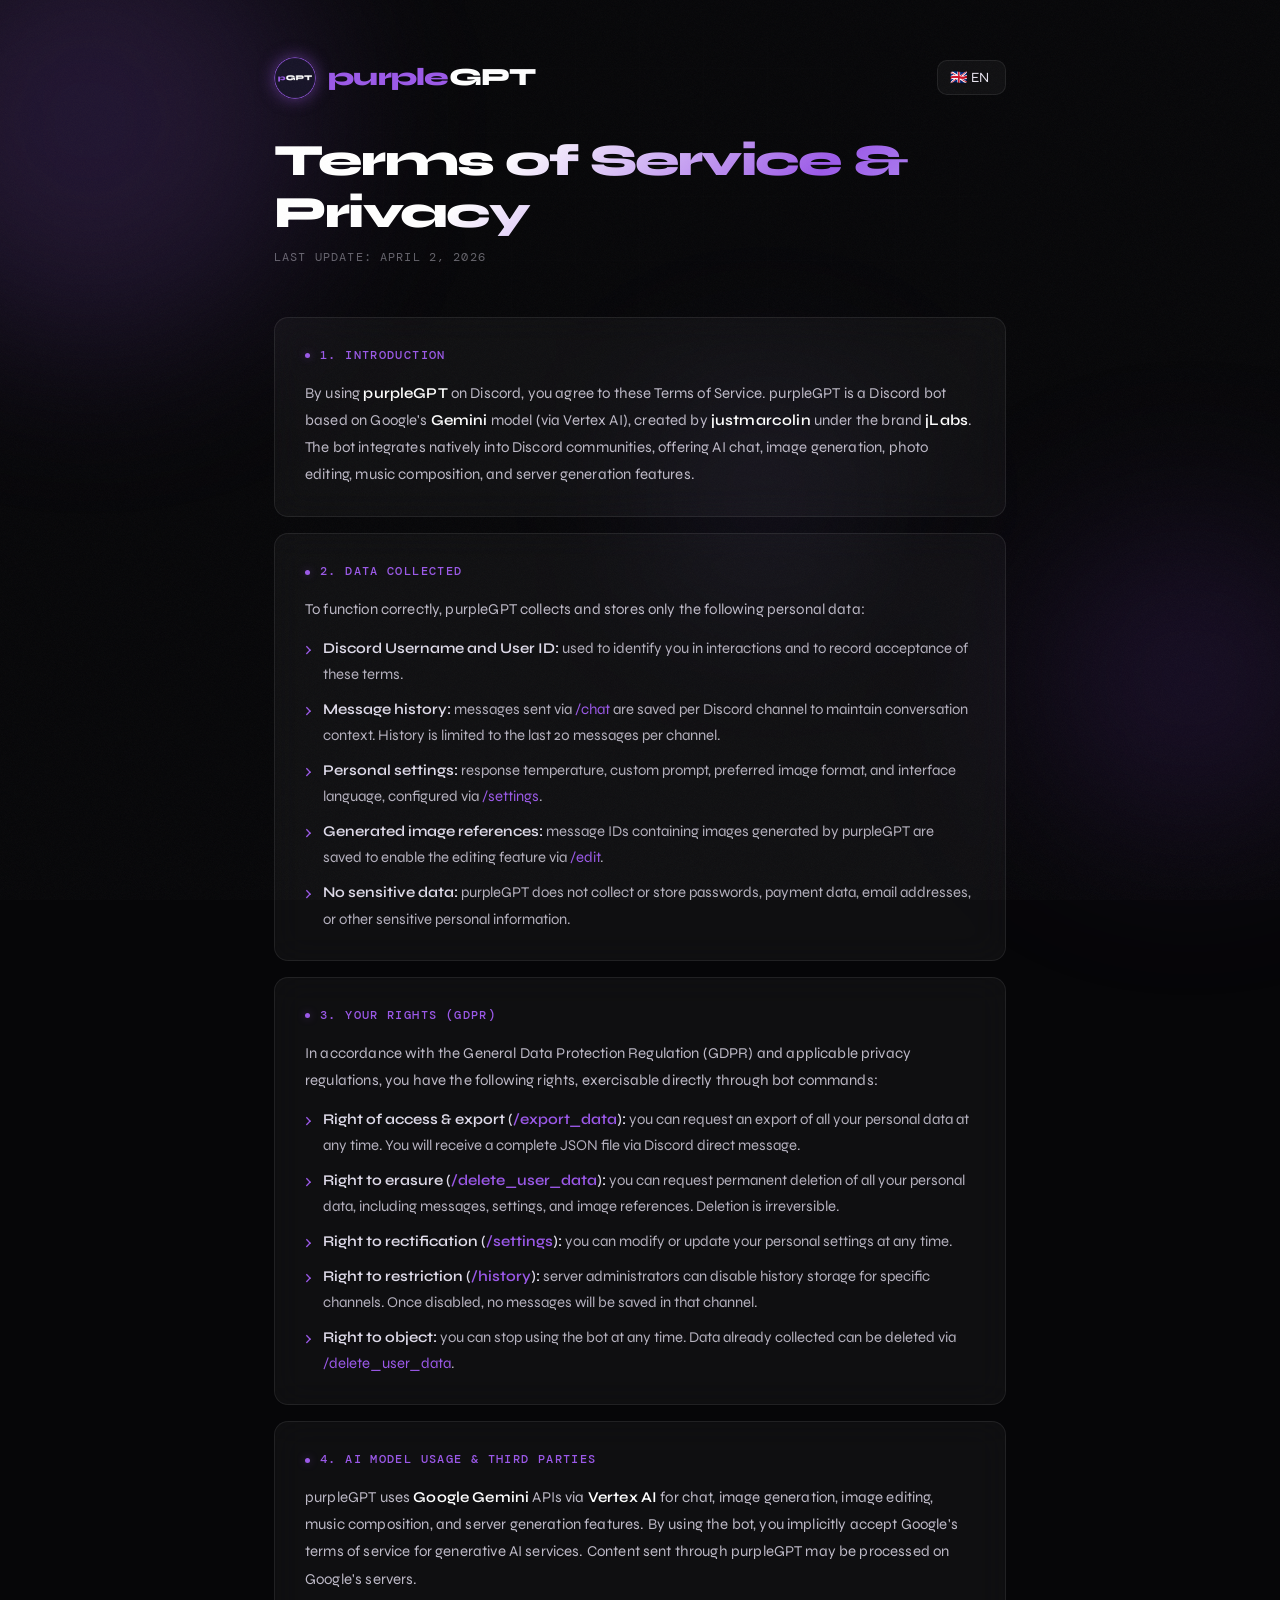
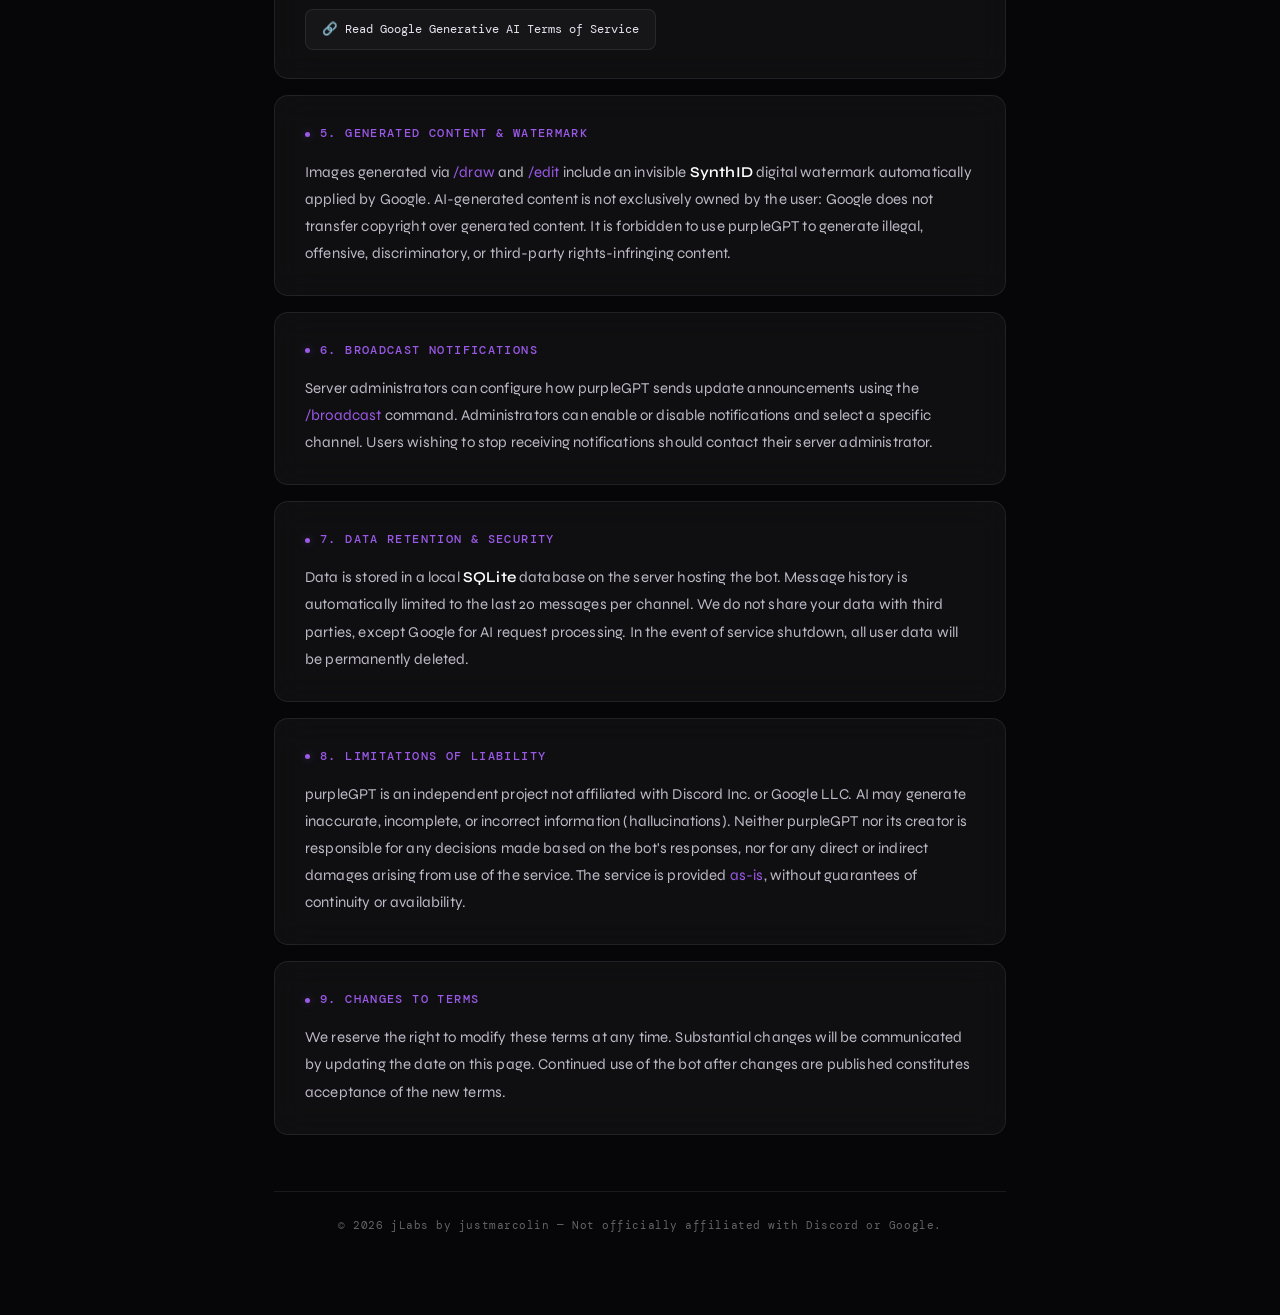
<file: purplegpt-tos/index.html>
<!DOCTYPE html>
<html lang="en">

<head>
    <meta charset="UTF-8">
    <meta name="viewport" content="width=device-width, initial-scale=1.0">

    <!-- Primary SEO -->
    <title>Terms of Service & Privacy — purpleGPT</title>
    <meta name="description"
        content="purpleGPT Terms of Service and Privacy Policy. Learn how we collect, use, and protect your data. Fully GDPR-compliant. Available in 6 languages.">
    <meta name="keywords" content="purpleGPT terms of service, purpleGPT privacy policy, Discord bot ToS, GDPR, jLabs">
    <meta name="author" content="justmarcolin — jLabs">
    <meta name="robots" content="index, follow">
    <meta name="theme-color" content="#9b59e8">

    <!-- Canonical URL -->
    <link rel="canonical" href="https://justmarcolin.github.io/purplegpt-tos">

    <!-- hreflang — 6 supported languages -->
    <link rel="alternate" hreflang="en" href="https://justmarcolin.github.io/purplegpt-tos">
    <link rel="alternate" hreflang="it" href="https://justmarcolin.github.io/purplegpt-tos">
    <link rel="alternate" hreflang="es" href="https://justmarcolin.github.io/purplegpt-tos">
    <link rel="alternate" hreflang="pt" href="https://justmarcolin.github.io/purplegpt-tos">
    <link rel="alternate" hreflang="fr" href="https://justmarcolin.github.io/purplegpt-tos">
    <link rel="alternate" hreflang="de" href="https://justmarcolin.github.io/purplegpt-tos">
    <link rel="alternate" hreflang="x-default" href="https://justmarcolin.github.io/purplegpt-tos">

    <!-- Open Graph -->
    <meta property="og:type" content="website">
    <meta property="og:url" content="https://justmarcolin.github.io/purplegpt-tos">
    <meta property="og:site_name" content="purpleGPT">
    <meta property="og:title" content="Terms of Service & Privacy — purpleGPT">
    <meta property="og:description"
        content="purpleGPT Terms of Service and Privacy Policy. GDPR-compliant. Available in 6 languages.">
    <meta property="og:image" content="https://justmarcolin.github.io/purplegpt/og-image.png">
    <meta property="og:locale" content="en_US">

    <!-- Twitter Card -->
    <meta name="twitter:card" content="summary">
    <meta name="twitter:site" content="@jlabs_team">
    <meta name="twitter:title" content="Terms of Service & Privacy — purpleGPT">
    <meta name="twitter:description"
        content="purpleGPT ToS and Privacy Policy. GDPR-compliant, available in 6 languages.">

    <!-- JSON-LD Structured Data -->
    <script type="application/ld+json">
    {
      "@context": "https://schema.org",
      "@type": "WebPage",
      "name": "Terms of Service & Privacy — purpleGPT",
      "description": "Terms of Service and Privacy Policy for purpleGPT, the AI-powered Discord bot by jLabs.",
      "url": "https://justmarcolin.github.io/purplegpt-tos",
      "dateModified": "2026-04-02",
      "inLanguage": ["en","it","es","pt","fr","de"],
      "isPartOf": {
        "@type": "WebSite",
        "name": "purpleGPT",
        "url": "https://justmarcolin.github.io/purplegpt"
      },
      "publisher": {
        "@type": "Organization",
        "name": "jLabs",
        "url": "https://justmarcolin.github.io/purplegpt"
      }
    }
    </script>

    <link rel="stylesheet" href="style.css">
    <link rel="preconnect" href="https://fonts.googleapis.com">
    <link rel="preconnect" href="https://fonts.gstatic.com" crossorigin>
    <link href="https://fonts.googleapis.com/css2?family=Syne:wght@700;800&family=DM+Mono:wght@400;500&display=swap"
        rel="stylesheet">
</head>

<body>

    <div class="orb orb1"></div>
    <div class="orb orb2"></div>
    <div class="orb orb3"></div>

    <div class="container">
        <header>
            <div class="header-top">
                <a class="logo" href="https://discord.com/oauth2/authorize?client_id=1475902576330281022"
                    aria-label="purpleGPT home">
                    <img class="logo-img" src="logoFINAL.png" alt="purpleGPT logo">
                    <span class="logo-wordmark"><span class="logo-purple">purple</span>GPT</span>
                </a>
                <div class="lang-selector">
                    <select id="langSelect" onchange="changeLanguage()" aria-label="Select language">
                        <option value="en">🇬🇧 EN</option>
                        <option value="it">🇮🇹 IT</option>
                        <option value="es">🇪🇸 ES</option>
                        <option value="pt">🇧🇷 PT</option>
                        <option value="fr">🇫🇷 FR</option>
                        <option value="de">🇩🇪 DE</option>
                    </select>
                </div>
            </div>
            <h1 id="mainTitle">Terms of Service &amp; Privacy</h1>
            <p id="lastUpdate">Last update: April 2, 2026</p>
        </header>

        <main id="content"></main>

        <footer>
            <p id="footerNote">&copy; 2026 jLabs by justmarcolin &mdash; Not officially affiliated with Discord or
                Google.</p>
        </footer>
    </div>

    <script>
        const translations = {

            en: {
                title: "Terms of Service & Privacy",
                update: "Last update: April 2, 2026",
                footer: "&copy; 2026 jLabs by justmarcolin &mdash; Not officially affiliated with Discord or Google.",
                sections: [
                    {
                        h2: "1. Introduction",
                        p: "By using <strong>purpleGPT</strong> on Discord, you agree to these Terms of Service. purpleGPT is a Discord bot based on Google's <strong>Gemini</strong> model (via Vertex AI), created by <strong>justmarcolin</strong> under the brand <strong>jLabs</strong>. The bot integrates natively into Discord communities, offering AI chat, image generation, photo editing, music composition, and server generation features."
                    },
                    {
                        h2: "2. Data Collected",
                        p: "To function correctly, purpleGPT collects and stores only the following personal data:",
                        list: [
                            "<strong>Discord Username and User ID:</strong> used to identify you in interactions and to record acceptance of these terms.",
                            "<strong>Message history:</strong> messages sent via <em>/chat</em> are saved per Discord channel to maintain conversation context. History is limited to the last 20 messages per channel.",
                            "<strong>Personal settings:</strong> response temperature, custom prompt, preferred image format, and interface language, configured via <em>/settings</em>.",
                            "<strong>Generated image references:</strong> message IDs containing images generated by purpleGPT are saved to enable the editing feature via <em>/edit</em>.",
                            "<strong>No sensitive data:</strong> purpleGPT does not collect or store passwords, payment data, email addresses, or other sensitive personal information."
                        ]
                    },
                    {
                        h2: "3. Your Rights (GDPR)",
                        p: "In accordance with the General Data Protection Regulation (GDPR) and applicable privacy regulations, you have the following rights, exercisable directly through bot commands:",
                        list: [
                            "<strong>Right of access & export (<em>/export_data</em>):</strong> you can request an export of all your personal data at any time. You will receive a complete JSON file via Discord direct message.",
                            "<strong>Right to erasure (<em>/delete_user_data</em>):</strong> you can request permanent deletion of all your personal data, including messages, settings, and image references. Deletion is irreversible.",
                            "<strong>Right to rectification (<em>/settings</em>):</strong> you can modify or update your personal settings at any time.",
                            "<strong>Right to restriction (<em>/history</em>):</strong> server administrators can disable history storage for specific channels. Once disabled, no messages will be saved in that channel.",
                            "<strong>Right to object:</strong> you can stop using the bot at any time. Data already collected can be deleted via <em>/delete_user_data</em>."
                        ]
                    },
                    {
                        h2: "4. AI Model Usage & Third Parties",
                        p: "purpleGPT uses <strong>Google Gemini</strong> APIs via <strong>Vertex AI</strong> for chat, image generation, image editing, music composition, and server generation features. By using the bot, you implicitly accept Google's terms of service for generative AI services. Content sent through purpleGPT may be processed on Google's servers.",
                        link: "Read Google Generative AI Terms of Service"
                    },
                    {
                        h2: "5. Generated Content & Watermark",
                        p: "Images generated via <em>/draw</em> and <em>/edit</em> include an invisible <strong>SynthID</strong> digital watermark automatically applied by Google. AI-generated content is not exclusively owned by the user: Google does not transfer copyright over generated content. It is forbidden to use purpleGPT to generate illegal, offensive, discriminatory, or third-party rights-infringing content."
                    },
                    {
                        h2: "6. Broadcast Notifications",
                        p: "Server administrators can configure how purpleGPT sends update announcements using the <em>/broadcast</em> command. Administrators can enable or disable notifications and select a specific channel. Users wishing to stop receiving notifications should contact their server administrator."
                    },
                    {
                        h2: "7. Data Retention & Security",
                        p: "Data is stored in a local <strong>SQLite</strong> database on the server hosting the bot. Message history is automatically limited to the last 20 messages per channel. We do not share your data with third parties, except Google for AI request processing. In the event of service shutdown, all user data will be permanently deleted."
                    },
                    {
                        h2: "8. Limitations of Liability",
                        p: "purpleGPT is an independent project not affiliated with Discord Inc. or Google LLC. AI may generate inaccurate, incomplete, or incorrect information (hallucinations). Neither purpleGPT nor its creator is responsible for any decisions made based on the bot's responses, nor for any direct or indirect damages arising from use of the service. The service is provided <em>as-is</em>, without guarantees of continuity or availability."
                    },
                    {
                        h2: "9. Changes to Terms",
                        p: "We reserve the right to modify these terms at any time. Substantial changes will be communicated by updating the date on this page. Continued use of the bot after changes are published constitutes acceptance of the new terms."
                    }
                ]
            },

            it: {
                title: "Termini di Servizio e Privacy",
                update: "Ultimo aggiornamento: 2 Aprile 2026",
                footer: "&copy; 2026 jLabs by justmarcolin &mdash; Non affiliato ufficialmente con Discord o Google.",
                sections: [
                    {
                        h2: "1. Introduzione",
                        p: "Utilizzando <strong>purpleGPT</strong> su Discord, accetti i presenti Termini di Servizio. purpleGPT è un bot Discord basato sul modello <strong>Gemini</strong> di Google (tramite Vertex AI), creato da <strong>justmarcolin</strong> sotto il brand <strong>jLabs</strong>. Il bot si integra nativamente nelle community Discord, offrendo funzionalità di chat AI, generazione di immagini, editing fotografico, composizione musicale e generazione di server."
                    },
                    {
                        h2: "2. Dati Raccolti",
                        p: "Per funzionare correttamente, purpleGPT raccoglie e conserva esclusivamente i seguenti dati personali:",
                        list: [
                            "<strong>Username e User ID Discord:</strong> utilizzati per identificarti nelle interazioni e per registrare l'accettazione dei presenti termini.",
                            "<strong>Cronologia dei messaggi:</strong> i messaggi inviati tramite <em>/chat</em> vengono salvati per canale Discord per permettere al bot di mantenere il contesto della conversazione. La cronologia è limitata agli ultimi 20 messaggi per canale.",
                            "<strong>Impostazioni personali:</strong> temperatura di risposta, prompt personalizzato, formato immagine preferito e lingua dell'interfaccia, configurati tramite <em>/settings</em>.",
                            "<strong>Riferimenti alle immagini generate:</strong> gli ID dei messaggi contenenti immagini generate da purpleGPT vengono salvati per permettere la funzione di editing tramite <em>/edit</em>.",
                            "<strong>Nessun dato sensibile:</strong> purpleGPT non raccoglie né conserva password, dati di pagamento, indirizzi email o altri dati personali sensibili."
                        ]
                    },
                    {
                        h2: "3. I Tuoi Diritti (GDPR)",
                        p: "In conformità con il Regolamento Generale sulla Protezione dei Dati (GDPR) e le normative vigenti in materia di privacy, hai i seguenti diritti esercitabili direttamente tramite i comandi del bot:",
                        list: [
                            "<strong>Diritto di accesso ed esportazione (<em>/export_data</em>):</strong> puoi richiedere in qualsiasi momento l'esportazione di tutti i tuoi dati personali. Riceverai un file JSON completo via messaggio privato Discord.",
                            "<strong>Diritto all'oblio (<em>/delete_user_data</em>):</strong> puoi richiedere la cancellazione permanente di tutti i tuoi dati personali, inclusi messaggi, impostazioni e riferimenti alle immagini generate. La cancellazione è irreversibile.",
                            "<strong>Diritto di rettifica (<em>/settings</em>):</strong> puoi modificare o aggiornare in qualsiasi momento le tue impostazioni personali.",
                            "<strong>Diritto alla limitazione del trattamento (<em>/history</em>):</strong> gli amministratori del server possono disabilitare la memorizzazione della cronologia per specifici canali. Una volta disabilitata, nessun messaggio verrà salvato in quel canale.",
                            "<strong>Diritto di opposizione:</strong> puoi interrompere l'utilizzo del bot in qualsiasi momento. I dati già raccolti possono essere eliminati tramite <em>/delete_user_data</em>."
                        ]
                    },
                    {
                        h2: "4. Utilizzo del Modello AI e Terze Parti",
                        p: "purpleGPT utilizza le API di <strong>Google Gemini</strong> tramite <strong>Vertex AI</strong> per le funzionalità di chat, generazione immagini, editing, composizione musicale e generazione server. Utilizzando il bot, accetti implicitamente anche i termini di servizio di Google per i servizi AI generativi. I contenuti inviati tramite purpleGPT potrebbero essere elaborati sui server di Google.",
                        link: "Leggi i Google Generative AI Terms of Service"
                    },
                    {
                        h2: "5. Contenuti Generati e Watermark",
                        p: "Le immagini generate tramite <em>/draw</em> e <em>/edit</em> includono un watermark digitale invisibile <strong>SynthID</strong> applicato automaticamente da Google. I contenuti generati dall'AI non sono di proprietà esclusiva dell'utente: Google non trasferisce diritti d'autore sui contenuti generati. È vietato utilizzare purpleGPT per generare contenuti illegali, offensivi, discriminatori o che violino i diritti di terzi."
                    },
                    {
                        h2: "6. Notifiche Broadcast",
                        p: "Gli amministratori del server possono configurare come purpleGPT invia annunci di aggiornamento tramite il comando <em>/broadcast</em>. Gli amministratori possono abilitare o disabilitare le notifiche e selezionare un canale specifico. Gli utenti che desiderano interrompere la ricezione delle notifiche devono contattare l'amministratore del proprio server."
                    },
                    {
                        h2: "7. Conservazione e Sicurezza dei Dati",
                        p: "I dati vengono conservati in un database <strong>SQLite</strong> locale sul server che ospita il bot. La cronologia dei messaggi è limitata automaticamente agli ultimi 20 messaggi per canale. Non condividiamo i tuoi dati con terze parti, ad eccezione di Google per l'elaborazione delle richieste AI. In caso di chiusura del servizio, tutti i dati degli utenti verranno eliminati permanentemente."
                    },
                    {
                        h2: "8. Limitazioni di Responsabilità",
                        p: "purpleGPT è un progetto indipendente non affiliato con Discord Inc. o Google LLC. L'intelligenza artificiale può generare informazioni imprecise, incomplete o errate (allucinazioni). Né purpleGPT né il suo creatore sono responsabili per eventuali decisioni prese sulla base delle risposte fornite dal bot, né per danni diretti o indiretti derivanti dall'utilizzo del servizio. Il servizio è fornito <em>as-is</em>, senza garanzie di continuità o disponibilità."
                    },
                    {
                        h2: "9. Modifiche ai Termini",
                        p: "Ci riserviamo il diritto di modificare i presenti termini in qualsiasi momento. Le modifiche sostanziali verranno comunicate tramite aggiornamento della data in questa pagina. L'utilizzo continuato del bot dopo la pubblicazione delle modifiche costituisce accettazione dei nuovi termini."
                    }
                ]
            },

            es: {
                title: "Términos de Servicio y Privacidad",
                update: "Última actualización: 2 de Abril de 2026",
                footer: "&copy; 2026 jLabs by justmarcolin &mdash; No afiliado oficialmente con Discord o Google.",
                sections: [
                    {
                        h2: "1. Introducción",
                        p: "Al usar <strong>purpleGPT</strong> en Discord, aceptas estos Términos de Servicio. purpleGPT es un bot de Discord basado en el modelo <strong>Gemini</strong> de Google (a través de Vertex AI), creado por <strong>justmarcolin</strong> bajo la marca <strong>jLabs</strong>. El bot se integra nativamente en comunidades de Discord, ofreciendo chat IA, generación de imágenes, edición fotográfica, composición musical y generación de servidores."
                    },
                    {
                        h2: "2. Datos Recopilados",
                        p: "Para funcionar correctamente, purpleGPT recopila y almacena únicamente los siguientes datos personales:",
                        list: [
                            "<strong>Nombre de usuario e ID de Discord:</strong> utilizados para identificarte en las interacciones y registrar la aceptación de estos términos.",
                            "<strong>Historial de mensajes:</strong> los mensajes enviados a través de <em>/chat</em> se guardan por canal de Discord para mantener el contexto. El historial está limitado a los últimos 20 mensajes por canal.",
                            "<strong>Configuración personal:</strong> temperatura de respuesta, prompt personalizado, formato de imagen preferido e idioma de la interfaz, configurados mediante <em>/settings</em>.",
                            "<strong>Referencias de imágenes generadas:</strong> los ID de mensajes con imágenes generadas por purpleGPT se guardan para habilitar la función de edición mediante <em>/edit</em>.",
                            "<strong>Sin datos sensibles:</strong> purpleGPT no recopila ni almacena contraseñas, datos de pago, correos electrónicos u otra información personal sensible."
                        ]
                    },
                    {
                        h2: "3. Tus Derechos (RGPD)",
                        p: "De acuerdo con el Reglamento General de Protección de Datos (RGPD) y las normativas de privacidad aplicables, tienes los siguientes derechos, ejercibles directamente a través de los comandos del bot:",
                        list: [
                            "<strong>Derecho de acceso y exportación (<em>/export_data</em>):</strong> puedes solicitar la exportación de todos tus datos personales en cualquier momento. Recibirás un archivo JSON completo por mensaje directo de Discord.",
                            "<strong>Derecho al olvido (<em>/delete_user_data</em>):</strong> puedes solicitar la eliminación permanente de todos tus datos personales, incluidos mensajes, configuraciones y referencias de imágenes. La eliminación es irreversible.",
                            "<strong>Derecho de rectificación (<em>/settings</em>):</strong> puedes modificar o actualizar tu configuración personal en cualquier momento.",
                            "<strong>Derecho de limitación (<em>/history</em>):</strong> los administradores del servidor pueden desactivar el almacenamiento del historial para canales específicos.",
                            "<strong>Derecho de oposición:</strong> puedes dejar de usar el bot en cualquier momento. Los datos recopilados pueden eliminarse mediante <em>/delete_user_data</em>."
                        ]
                    },
                    {
                        h2: "4. Uso del Modelo IA y Terceros",
                        p: "purpleGPT usa las APIs de <strong>Google Gemini</strong> a través de <strong>Vertex AI</strong> para chat, generación de imágenes, edición, composición musical y generación de servidores. Al usar el bot, aceptas implícitamente los términos de servicio de Google para servicios de IA generativa. El contenido enviado a través de purpleGPT puede ser procesado en los servidores de Google.",
                        link: "Leer los Términos de Servicio de Google Generative AI"
                    },
                    {
                        h2: "5. Contenido Generado y Marca de Agua",
                        p: "Las imágenes generadas con <em>/draw</em> y <em>/edit</em> incluyen una marca de agua digital invisible <strong>SynthID</strong> aplicada automáticamente por Google. El contenido generado por IA no es propiedad exclusiva del usuario. Está prohibido usar purpleGPT para generar contenido ilegal, ofensivo, discriminatorio o que infrinja derechos de terceros."
                    },
                    {
                        h2: "6. Notificaciones Broadcast",
                        p: "Los administradores del servidor pueden configurar cómo purpleGPT envía anuncios de actualización mediante el comando <em>/broadcast</em>. Los administradores pueden activar o desactivar las notificaciones y seleccionar un canal específico."
                    },
                    {
                        h2: "7. Retención y Seguridad de Datos",
                        p: "Los datos se almacenan en una base de datos <strong>SQLite</strong> local en el servidor que aloja el bot. El historial de mensajes se limita automáticamente a los últimos 20 por canal. No compartimos tus datos con terceros, excepto Google para el procesamiento de solicitudes IA. En caso de cierre del servicio, todos los datos de los usuarios serán eliminados permanentemente."
                    },
                    {
                        h2: "8. Limitaciones de Responsabilidad",
                        p: "purpleGPT es un proyecto independiente no afiliado con Discord Inc. o Google LLC. La IA puede generar información imprecisa o incorrecta. Ni purpleGPT ni su creador son responsables de decisiones tomadas en base a las respuestas del bot, ni de daños directos o indirectos derivados del uso del servicio. El servicio se proporciona <em>tal cual</em>, sin garantías de continuidad."
                    },
                    {
                        h2: "9. Cambios en los Términos",
                        p: "Nos reservamos el derecho de modificar estos términos en cualquier momento. Los cambios sustanciales se comunicarán actualizando la fecha en esta página. El uso continuado del bot tras la publicación de cambios constituye la aceptación de los nuevos términos."
                    }
                ]
            },

            pt: {
                title: "Termos de Serviço e Privacidade",
                update: "Última atualização: 2 de Abril de 2026",
                footer: "&copy; 2026 jLabs by justmarcolin &mdash; Não afiliado oficialmente com Discord ou Google.",
                sections: [
                    {
                        h2: "1. Introdução",
                        p: "Ao usar <strong>purpleGPT</strong> no Discord, aceitas estes Termos de Serviço. purpleGPT é um bot do Discord baseado no modelo <strong>Gemini</strong> da Google (via Vertex AI), criado por <strong>justmarcolin</strong> sob a marca <strong>jLabs</strong>. O bot integra-se nativamente em comunidades Discord, oferecendo chat IA, geração de imagens, edição de fotos, composição musical e geração de servidores."
                    },
                    {
                        h2: "2. Dados Recolhidos",
                        p: "Para funcionar corretamente, o purpleGPT recolhe e armazena apenas os seguintes dados pessoais:",
                        list: [
                            "<strong>Nome de utilizador e ID do Discord:</strong> utilizados para te identificar nas interações e registar a aceitação destes termos.",
                            "<strong>Histórico de mensagens:</strong> as mensagens enviadas via <em>/chat</em> são guardadas por canal do Discord para manter o contexto da conversa. O histórico está limitado às últimas 20 mensagens por canal.",
                            "<strong>Definições pessoais:</strong> temperatura de resposta, prompt personalizado, formato de imagem preferido e idioma da interface, configurados via <em>/settings</em>.",
                            "<strong>Referências de imagens geradas:</strong> os IDs de mensagens com imagens geradas pelo purpleGPT são guardados para ativar a função de edição via <em>/edit</em>.",
                            "<strong>Sem dados sensíveis:</strong> o purpleGPT não recolhe nem armazena passwords, dados de pagamento, endereços de email ou outras informações pessoais sensíveis."
                        ]
                    },
                    {
                        h2: "3. Os Teus Direitos (RGPD)",
                        p: "Em conformidade com o Regulamento Geral sobre a Proteção de Dados (RGPD) e as normativas de privacidade aplicáveis, tens os seguintes direitos, exercíveis diretamente através dos comandos do bot:",
                        list: [
                            "<strong>Direito de acesso e exportação (<em>/export_data</em>):</strong> podes solicitar a exportação de todos os teus dados pessoais a qualquer momento. Receberás um ficheiro JSON completo por mensagem direta do Discord.",
                            "<strong>Direito ao apagamento (<em>/delete_user_data</em>):</strong> podes solicitar a eliminação permanente de todos os teus dados pessoais. A eliminação é irreversível.",
                            "<strong>Direito de retificação (<em>/settings</em>):</strong> podes modificar ou atualizar as tuas definições pessoais a qualquer momento.",
                            "<strong>Direito de limitação (<em>/history</em>):</strong> os administradores do servidor podem desativar o armazenamento do histórico para canais específicos.",
                            "<strong>Direito de oposição:</strong> podes parar de usar o bot a qualquer momento. Os dados recolhidos podem ser eliminados via <em>/delete_user_data</em>."
                        ]
                    },
                    {
                        h2: "4. Uso do Modelo IA e Terceiros",
                        p: "O purpleGPT usa as APIs do <strong>Google Gemini</strong> via <strong>Vertex AI</strong> para chat, geração de imagens, edição, composição musical e geração de servidores. Ao usar o bot, aceitas implicitamente os termos de serviço da Google para serviços de IA generativa.",
                        link: "Ler os Termos de Serviço do Google Generative AI"
                    },
                    {
                        h2: "5. Conteúdo Gerado e Marca de Água",
                        p: "As imagens geradas via <em>/draw</em> e <em>/edit</em> incluem uma marca de água digital invisível <strong>SynthID</strong> aplicada automaticamente pela Google. O conteúdo gerado por IA não é propriedade exclusiva do utilizador. É proibido usar o purpleGPT para gerar conteúdo ilegal, ofensivo, discriminatório ou que viole direitos de terceiros."
                    },
                    {
                        h2: "6. Notificações Broadcast",
                        p: "Os administradores do servidor podem configurar como o purpleGPT envia anúncios de atualização usando o comando <em>/broadcast</em>. Os administradores podem ativar ou desativar as notificações e selecionar um canal específico."
                    },
                    {
                        h2: "7. Retenção e Segurança de Dados",
                        p: "Os dados são armazenados numa base de dados <strong>SQLite</strong> local no servidor que aloja o bot. O histórico de mensagens está automaticamente limitado às últimas 20 por canal. Não partilhamos os teus dados com terceiros, exceto a Google para o processamento de pedidos IA."
                    },
                    {
                        h2: "8. Limitações de Responsabilidade",
                        p: "O purpleGPT é um projeto independente não afiliado com Discord Inc. ou Google LLC. A IA pode gerar informações imprecisas ou incorretas. Nem o purpleGPT nem o seu criador são responsáveis por decisões tomadas com base nas respostas do bot. O serviço é fornecido <em>tal como está</em>, sem garantias de continuidade."
                    },
                    {
                        h2: "9. Alterações aos Termos",
                        p: "Reservamo-nos o direito de modificar estes termos a qualquer momento. As alterações substanciais serão comunicadas atualizando a data nesta página. O uso continuado do bot após a publicação de alterações constitui a aceitação dos novos termos."
                    }
                ]
            },

            fr: {
                title: "Conditions d'Utilisation et Confidentialité",
                update: "Dernière mise à jour : 2 Avril 2026",
                footer: "&copy; 2026 jLabs by justmarcolin &mdash; Non affilié officiellement à Discord ou Google.",
                sections: [
                    {
                        h2: "1. Introduction",
                        p: "En utilisant <strong>purpleGPT</strong> sur Discord, tu acceptes les présentes Conditions d'Utilisation. purpleGPT est un bot Discord basé sur le modèle <strong>Gemini</strong> de Google (via Vertex AI), créé par <strong>justmarcolin</strong> sous la marque <strong>jLabs</strong>. Le bot s'intègre nativement dans les communautés Discord, offrant chat IA, génération d'images, édition photo, composition musicale et génération de serveurs."
                    },
                    {
                        h2: "2. Données Collectées",
                        p: "Pour fonctionner correctement, purpleGPT collecte et conserve uniquement les données personnelles suivantes :",
                        list: [
                            "<strong>Nom d'utilisateur et ID Discord :</strong> utilisés pour t'identifier dans les interactions et enregistrer l'acceptation de ces conditions.",
                            "<strong>Historique des messages :</strong> les messages envoyés via <em>/chat</em> sont sauvegardés par canal Discord pour maintenir le contexte de conversation. L'historique est limité aux 20 derniers messages par canal.",
                            "<strong>Paramètres personnels :</strong> température de réponse, prompt personnalisé, format d'image préféré et langue de l'interface, configurés via <em>/settings</em>.",
                            "<strong>Références des images générées :</strong> les ID des messages contenant des images générées par purpleGPT sont sauvegardés pour activer la fonction d'édition via <em>/edit</em>.",
                            "<strong>Pas de données sensibles :</strong> purpleGPT ne collecte ni ne conserve de mots de passe, données de paiement, adresses email ou autres informations personnelles sensibles."
                        ]
                    },
                    {
                        h2: "3. Tes Droits (RGPD)",
                        p: "Conformément au Règlement Général sur la Protection des Données (RGPD) et aux réglementations de confidentialité applicables, tu disposes des droits suivants, exerçables directement via les commandes du bot :",
                        list: [
                            "<strong>Droit d'accès et d'exportation (<em>/export_data</em>) :</strong> tu peux demander l'exportation de toutes tes données personnelles à tout moment. Tu recevras un fichier JSON complet par message direct Discord.",
                            "<strong>Droit à l'effacement (<em>/delete_user_data</em>) :</strong> tu peux demander la suppression permanente de toutes tes données personnelles. La suppression est irréversible.",
                            "<strong>Droit de rectification (<em>/settings</em>) :</strong> tu peux modifier ou mettre à jour tes paramètres personnels à tout moment.",
                            "<strong>Droit à la limitation (<em>/history</em>) :</strong> les administrateurs du serveur peuvent désactiver la sauvegarde de l'historique pour des canaux spécifiques.",
                            "<strong>Droit d'opposition :</strong> tu peux arrêter d'utiliser le bot à tout moment. Les données déjà collectées peuvent être supprimées via <em>/delete_user_data</em>."
                        ]
                    },
                    {
                        h2: "4. Utilisation du Modèle IA et Tiers",
                        p: "purpleGPT utilise les API <strong>Google Gemini</strong> via <strong>Vertex AI</strong> pour le chat, la génération d'images, l'édition, la composition musicale et la génération de serveurs. En utilisant le bot, tu acceptes implicitement les conditions de service de Google pour les services d'IA générative.",
                        link: "Lire les Conditions d'Utilisation de Google Generative AI"
                    },
                    {
                        h2: "5. Contenu Généré et Filigrane",
                        p: "Les images générées via <em>/draw</em> et <em>/edit</em> incluent un filigrane numérique invisible <strong>SynthID</strong> appliqué automatiquement par Google. Le contenu généré par l'IA n'est pas la propriété exclusive de l'utilisateur. Il est interdit d'utiliser purpleGPT pour générer du contenu illégal, offensant, discriminatoire ou portant atteinte aux droits de tiers."
                    },
                    {
                        h2: "6. Notifications Broadcast",
                        p: "Les administrateurs du serveur peuvent configurer comment purpleGPT envoie des annonces de mise à jour en utilisant la commande <em>/broadcast</em>. Les administrateurs peuvent activer ou désactiver les notifications et sélectionner un canal spécifique."
                    },
                    {
                        h2: "7. Conservation et Sécurité des Données",
                        p: "Les données sont stockées dans une base de données <strong>SQLite</strong> locale sur le serveur hébergeant le bot. L'historique des messages est automatiquement limité aux 20 derniers par canal. Nous ne partageons pas tes données avec des tiers, sauf Google pour le traitement des requêtes IA."
                    },
                    {
                        h2: "8. Limitations de Responsabilité",
                        p: "purpleGPT est un projet indépendant non affilié à Discord Inc. ou Google LLC. L'IA peut générer des informations imprécises ou incorrectes. Ni purpleGPT ni son créateur ne sont responsables des décisions prises sur la base des réponses du bot. Le service est fourni <em>tel quel</em>, sans garanties de continuité."
                    },
                    {
                        h2: "9. Modifications des Conditions",
                        p: "Nous nous réservons le droit de modifier ces conditions à tout moment. Les modifications substantielles seront communiquées en mettant à jour la date sur cette page. L'utilisation continue du bot après publication des modifications vaut acceptation des nouvelles conditions."
                    }
                ]
            },

            de: {
                title: "Nutzungsbedingungen und Datenschutz",
                update: "Letzte Aktualisierung: 2. April 2026",
                footer: "&copy; 2026 jLabs by justmarcolin &mdash; Nicht offiziell mit Discord oder Google verbunden.",
                sections: [
                    {
                        h2: "1. Einführung",
                        p: "Durch die Nutzung von <strong>purpleGPT</strong> auf Discord stimmst du diesen Nutzungsbedingungen zu. purpleGPT ist ein Discord-Bot basierend auf Googles <strong>Gemini</strong>-Modell (über Vertex AI), erstellt von <strong>justmarcolin</strong> unter der Marke <strong>jLabs</strong>. Der Bot integriert sich nativ in Discord-Communities und bietet KI-Chat, Bildgenerierung, Fotobearbeitung, Musikkomposition und Servergenerierung."
                    },
                    {
                        h2: "2. Erhobene Daten",
                        p: "Um korrekt zu funktionieren, erhebt und speichert purpleGPT ausschließlich folgende personenbezogene Daten:",
                        list: [
                            "<strong>Discord-Benutzername und User-ID:</strong> zur Identifikation bei Interaktionen und zur Registrierung der Annahme dieser Bedingungen.",
                            "<strong>Nachrichtenverlauf:</strong> Nachrichten, die über <em>/chat</em> gesendet werden, werden pro Discord-Kanal gespeichert, um den Gesprächskontext beizubehalten. Der Verlauf ist auf die letzten 20 Nachrichten pro Kanal begrenzt.",
                            "<strong>Persönliche Einstellungen:</strong> Antworttemperatur, benutzerdefinierter Prompt, bevorzugtes Bildformat und Sprache der Benutzeroberfläche, konfiguriert über <em>/settings</em>.",
                            "<strong>Referenzen generierter Bilder:</strong> Nachrichten-IDs mit von purpleGPT generierten Bildern werden gespeichert, um die Bearbeitungsfunktion über <em>/edit</em> zu ermöglichen.",
                            "<strong>Keine sensiblen Daten:</strong> purpleGPT erhebt oder speichert keine Passwörter, Zahlungsdaten, E-Mail-Adressen oder andere sensible personenbezogene Informationen."
                        ]
                    },
                    {
                        h2: "3. Deine Rechte (DSGVO)",
                        p: "In Übereinstimmung mit der Datenschutz-Grundverordnung (DSGVO) und geltenden Datenschutzvorschriften hast du folgende Rechte, die direkt über Bot-Befehle ausgeübt werden können:",
                        list: [
                            "<strong>Recht auf Auskunft und Export (<em>/export_data</em>):</strong> du kannst jederzeit den Export aller deiner gespeicherten Daten anfordern. Du erhältst eine vollständige JSON-Datei per Discord-Direktnachricht.",
                            "<strong>Recht auf Löschung (<em>/delete_user_data</em>):</strong> du kannst die dauerhafte Löschung aller deiner Daten beantragen. Die Löschung ist unwiderruflich.",
                            "<strong>Recht auf Berichtigung (<em>/settings</em>):</strong> du kannst deine persönlichen Einstellungen jederzeit ändern oder aktualisieren.",
                            "<strong>Recht auf Einschränkung (<em>/history</em>):</strong> Server-Administratoren können die Verlaufsspeicherung für bestimmte Kanäle deaktivieren.",
                            "<strong>Widerspruchsrecht:</strong> du kannst die Nutzung des Bots jederzeit einstellen. Bereits erhobene Daten können über <em>/delete_user_data</em> gelöscht werden."
                        ]
                    },
                    {
                        h2: "4. KI-Modell-Nutzung und Drittanbieter",
                        p: "purpleGPT nutzt die <strong>Google Gemini</strong>-APIs über <strong>Vertex AI</strong> für Chat, Bildgenerierung, Bildbearbeitung, Musikkomposition und Servergenerierung. Durch die Nutzung des Bots akzeptierst du implizit Googles Nutzungsbedingungen für generative KI-Dienste.",
                        link: "Google Generative AI Nutzungsbedingungen lesen"
                    },
                    {
                        h2: "5. Generierte Inhalte und Wasserzeichen",
                        p: "Über <em>/draw</em> und <em>/edit</em> generierte Bilder enthalten ein unsichtbares digitales <strong>SynthID</strong>-Wasserzeichen, das automatisch von Google angebracht wird. KI-generierte Inhalte sind kein ausschließliches Eigentum des Nutzers. Es ist verboten, purpleGPT zur Erstellung illegaler, beleidigender, diskriminierender oder rechtsverletzender Inhalte zu verwenden."
                    },
                    {
                        h2: "6. Broadcast-Benachrichtigungen",
                        p: "Server-Administratoren können konfigurieren, wie purpleGPT Update-Ankündigungen sendet, indem sie den Befehl <em>/broadcast</em> verwenden. Administratoren können Benachrichtigungen aktivieren oder deaktivieren und einen bestimmten Kanal auswählen."
                    },
                    {
                        h2: "7. Datenspeicherung und -sicherheit",
                        p: "Daten werden in einer lokalen <strong>SQLite</strong>-Datenbank auf dem Server gespeichert, der den Bot hostet. Der Nachrichtenverlauf ist automatisch auf die letzten 20 pro Kanal begrenzt. Wir teilen deine Daten nicht mit Dritten, außer Google für die Verarbeitung von KI-Anfragen."
                    },
                    {
                        h2: "8. Haftungsbeschränkungen",
                        p: "purpleGPT ist ein unabhängiges Projekt, das nicht mit Discord Inc. oder Google LLC verbunden ist. KI kann ungenaue oder fehlerhafte Informationen generieren. Weder purpleGPT noch sein Ersteller sind verantwortlich für Entscheidungen, die auf Grundlage der Bot-Antworten getroffen werden. Der Dienst wird <em>wie besehen</em> ohne Kontinuitätsgarantien bereitgestellt."
                    },
                    {
                        h2: "9. Änderungen der Bedingungen",
                        p: "Wir behalten uns das Recht vor, diese Bedingungen jederzeit zu ändern. Wesentliche Änderungen werden durch Aktualisierung des Datums auf dieser Seite mitgeteilt. Die fortgesetzte Nutzung des Bots nach Veröffentlichung von Änderungen gilt als Annahme der neuen Bedingungen."
                    }
                ]
            }
        };

        function changeLanguage() {
            const lang = document.getElementById('langSelect').value;
            const data = translations[lang];

            document.documentElement.lang = lang;
            document.getElementById('mainTitle').innerText = data.title;
            document.getElementById('lastUpdate').innerText = data.update;
            document.getElementById('footerNote').innerHTML = data.footer;

            const content = document.getElementById('content');
            content.style.opacity = '0';
            content.style.transform = 'translateY(10px)';
            content.style.transition = 'opacity 0.2s, transform 0.2s';

            setTimeout(() => {
                let html = '';
                data.sections.forEach((sec, idx) => {
                    html += `<section style="animation-delay:${0.05 + idx * 0.07}s">`;
                    html += `<h2>${sec.h2}</h2><p>${sec.p}</p>`;
                    if (sec.list) {
                        html += '<ul>' + sec.list.map(li => `<li>${li}</li>`).join('') + '</ul>';
                    }
                    if (sec.link) {
                        html += `<div class="external-link"><a href="https://ai.google.dev/terms" target="_blank" rel="noopener noreferrer">&#128279; ${sec.link}</a></div>`;
                    }
                    html += '</section>';
                });

                content.innerHTML = html;

                content.querySelectorAll('section').forEach(el => {
                    el.style.animationName = 'none';
                    requestAnimationFrame(() => requestAnimationFrame(() => {
                        el.style.animationName = '';
                    }));
                });

                content.style.opacity = '1';
                content.style.transform = 'translateY(0)';
            }, 200);
        }

        // Detect browser language, default to English
        (function init() {
            const saved = localStorage.getItem('pgpt-tos-lang');
            const browser = (navigator.language || '').slice(0, 2).toLowerCase();
            const langs = ['en', 'it', 'es', 'pt', 'fr', 'de'];
            const lang = saved && langs.includes(saved) ? saved
                : langs.includes(browser) ? browser
                    : 'en';
            document.getElementById('langSelect').value = lang;
            changeLanguage();
        })();

        // Persist language choice
        document.getElementById('langSelect').addEventListener('change', () => {
            localStorage.setItem('pgpt-tos-lang', document.getElementById('langSelect').value);
        });
    </script>
</body>

</html>
</file>
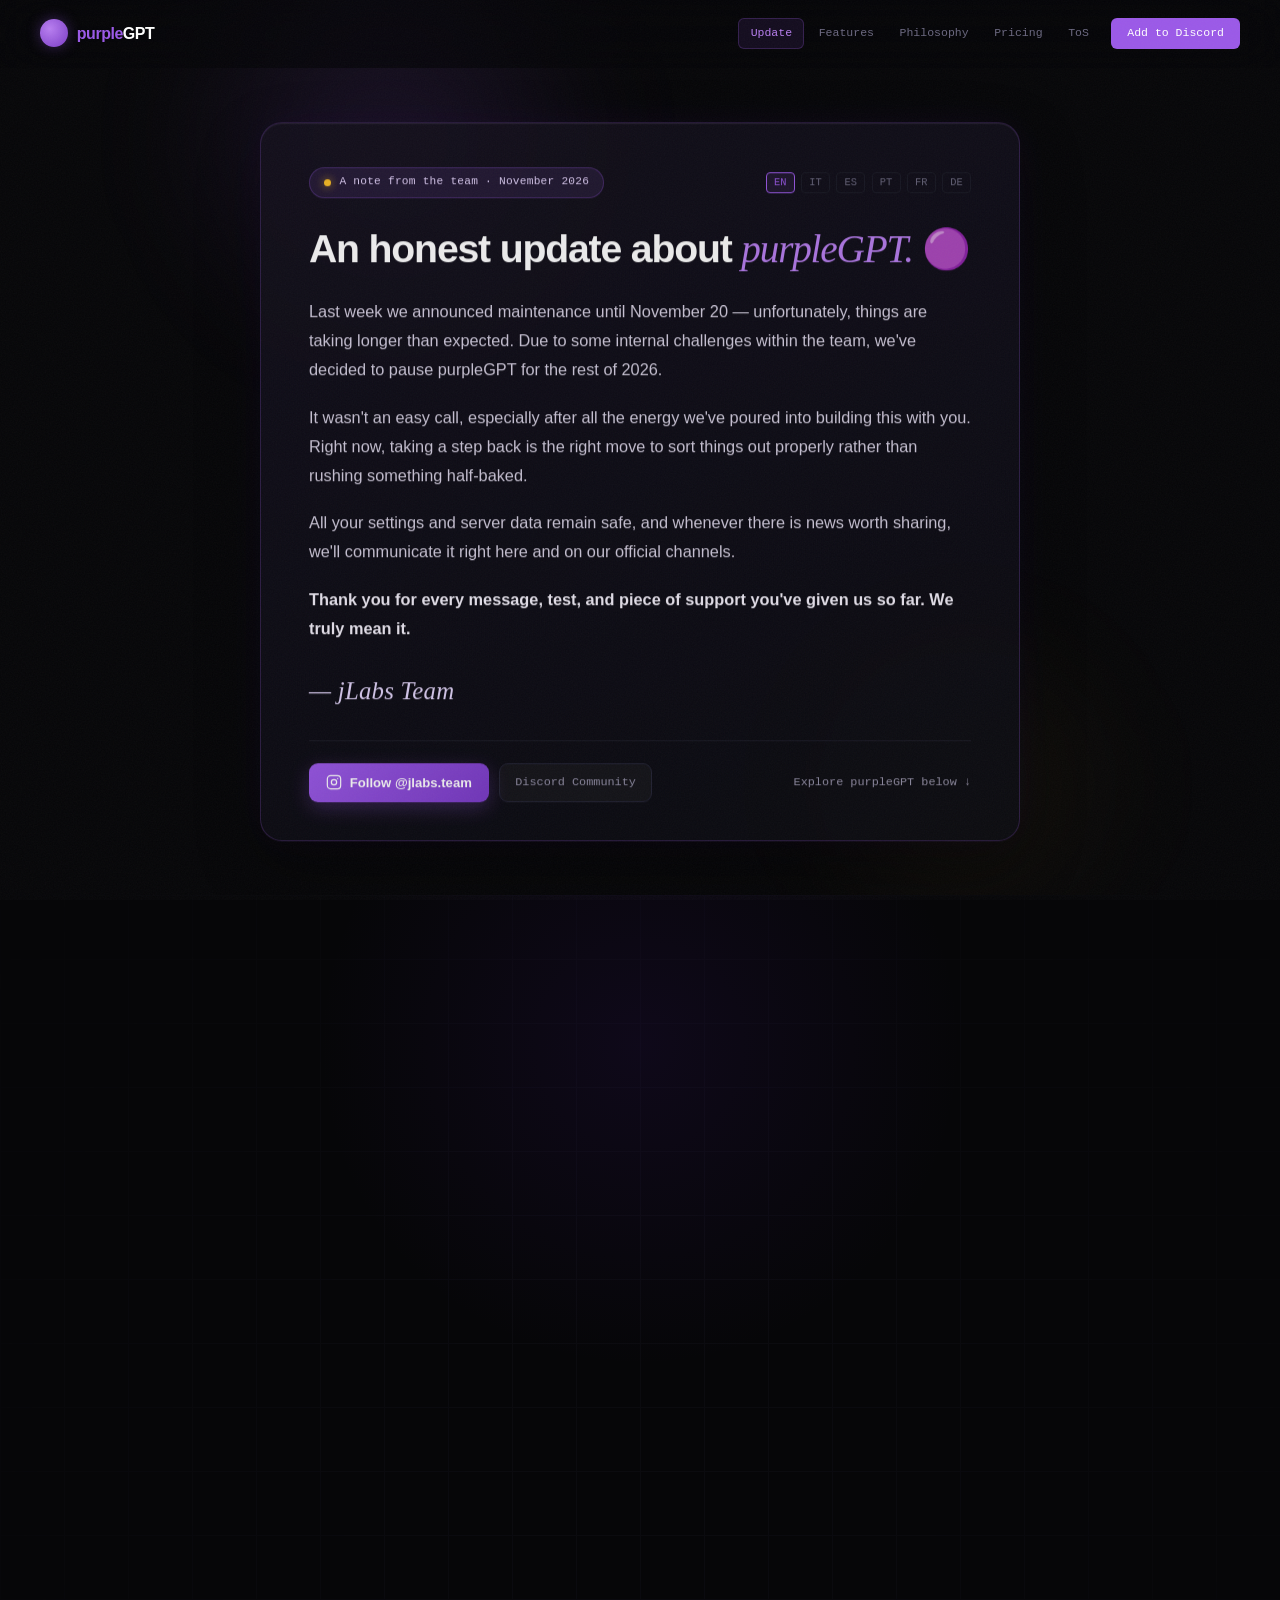
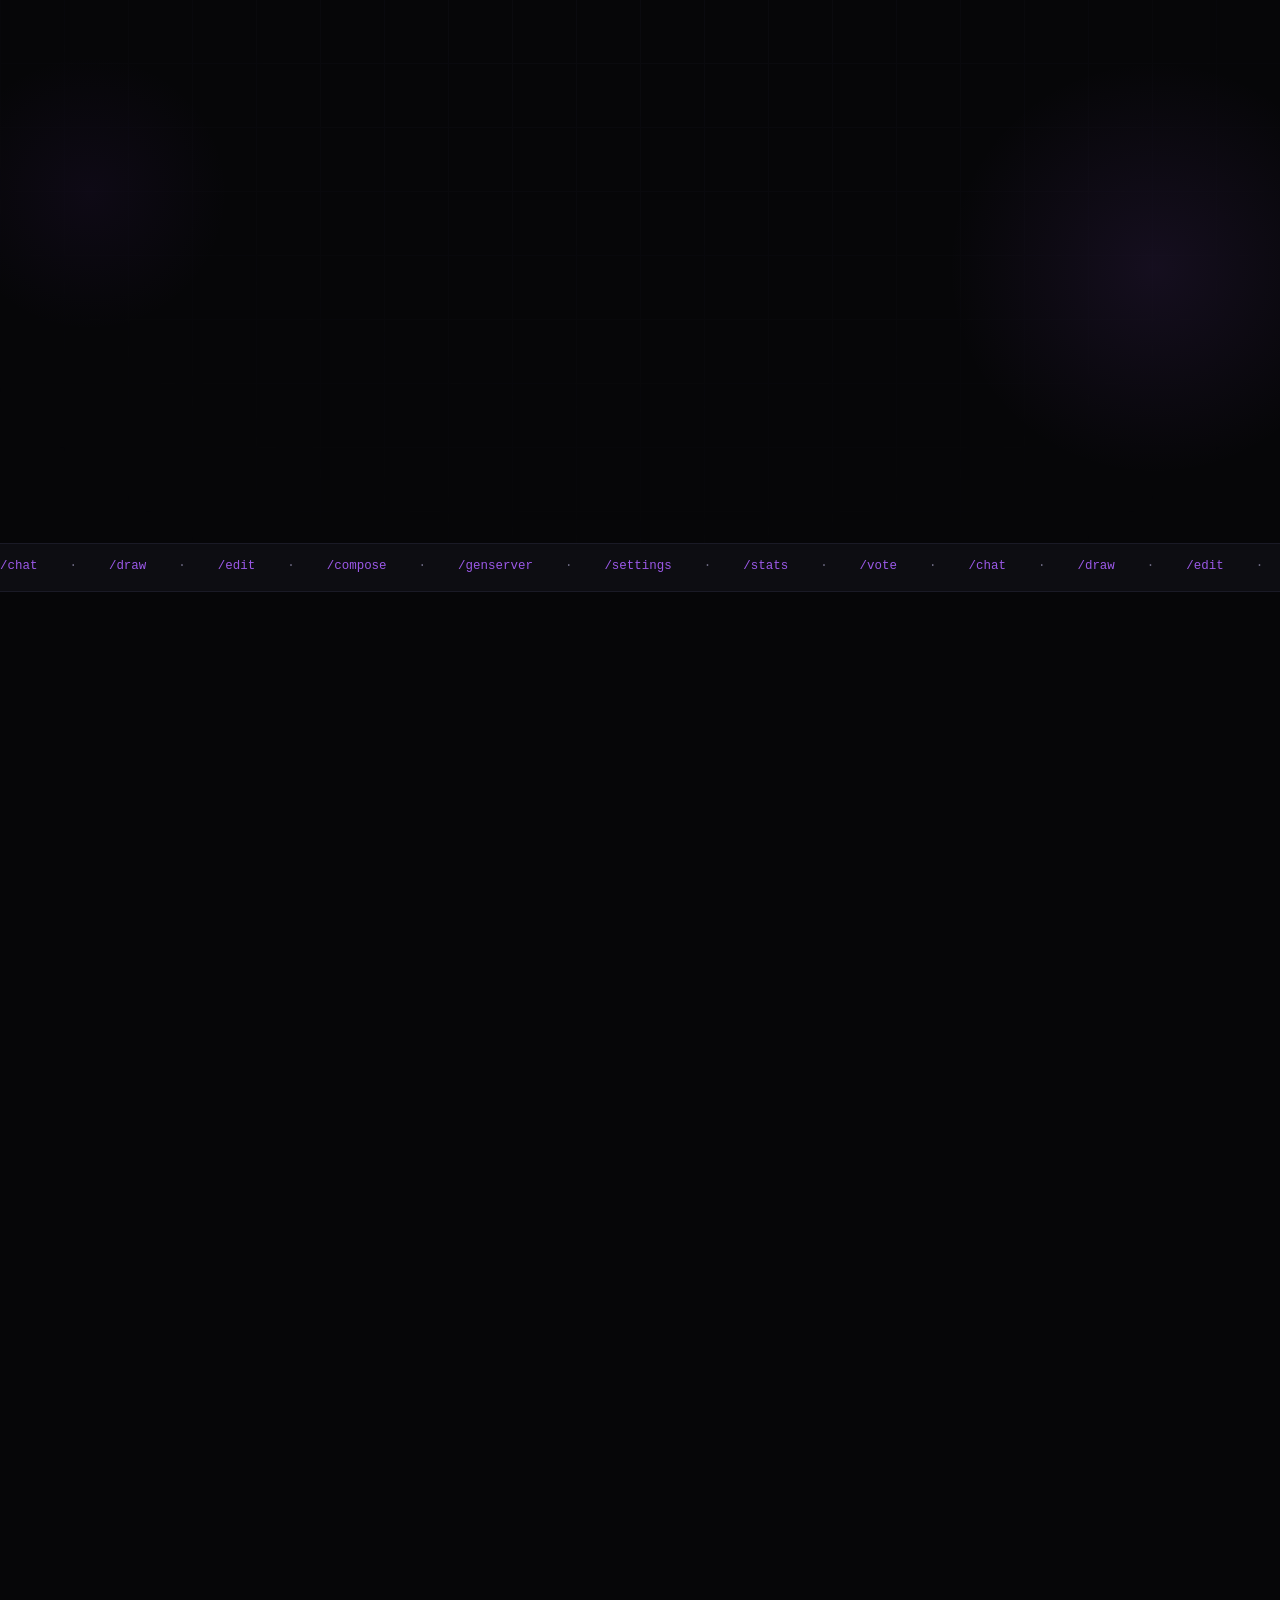
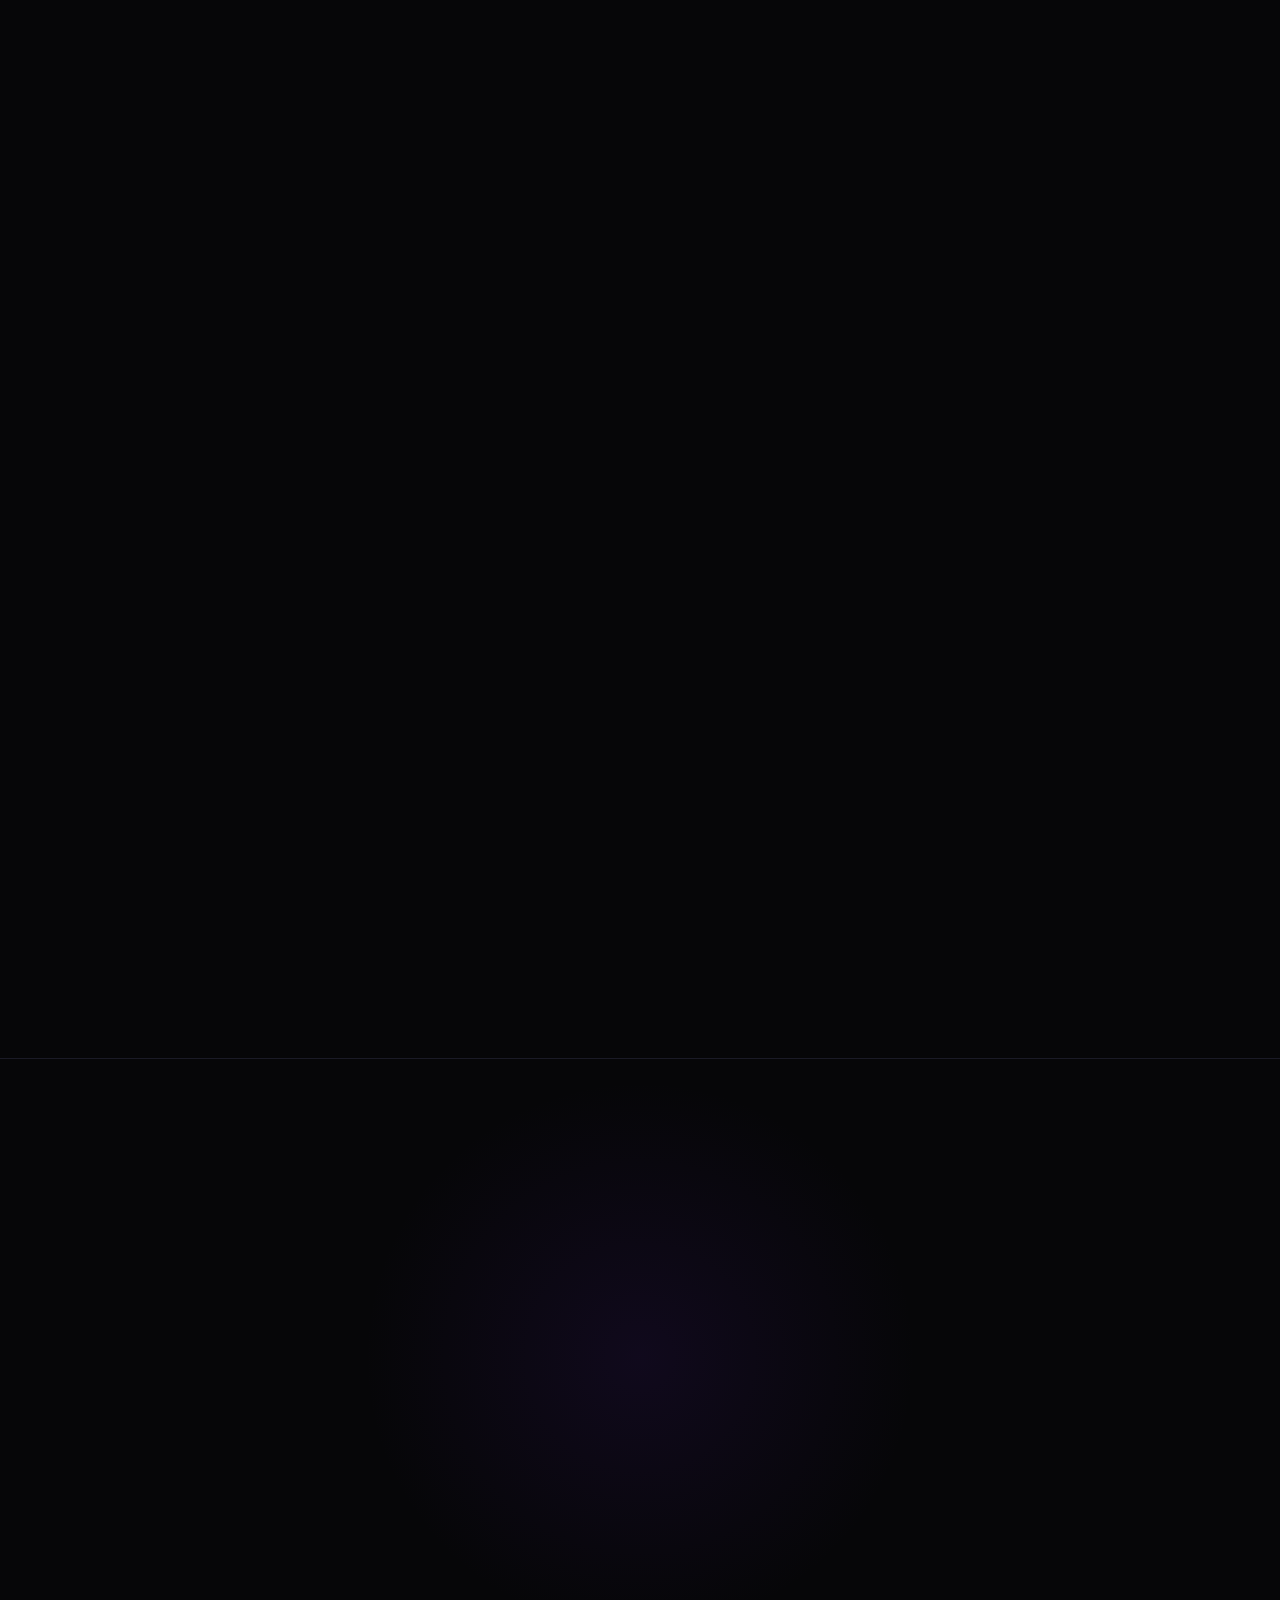
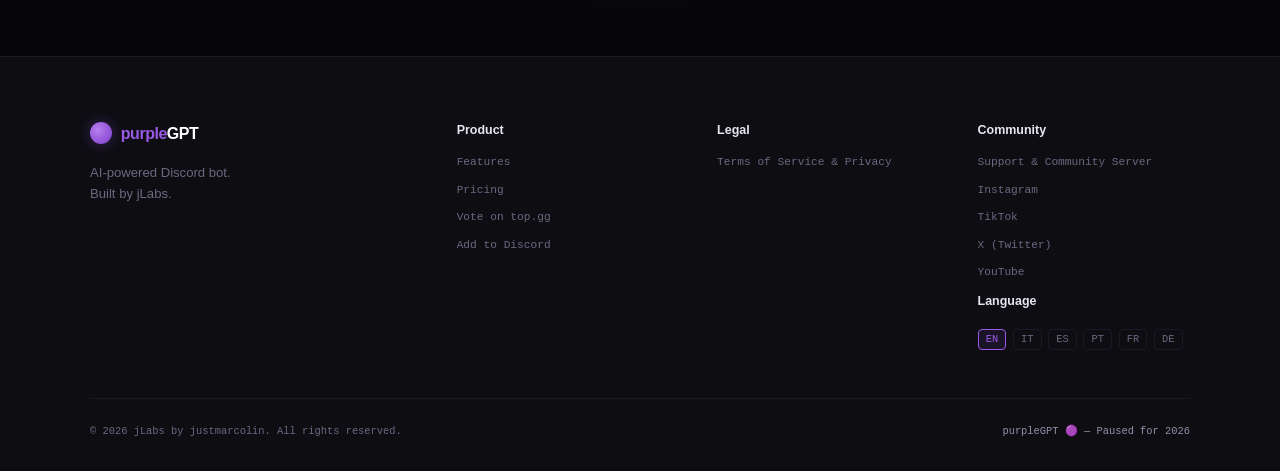
<file: purplegpt/index.html>
<!DOCTYPE html>
<html lang="en" id="html-root">
<head>
  <meta charset="UTF-8">
  <meta name="viewport" content="width=device-width, initial-scale=1.0">

  <!-- Primary SEO -->
  <title>purpleGPT — AI Discord Bot | Chat, Images, Music & More</title>
  <meta name="description"    content="purpleGPT is a free AI-powered Discord bot by jLabs. Generate images, compose music, build entire servers with AI — all without leaving Discord. Powered by Google Gemini.">
  <meta name="keywords"       content="Discord bot, AI bot, Discord AI, image generation bot, music AI bot, purpleGPT, jLabs, Gemini bot, Discord automation">
  <meta name="author"         content="justmarcolin — jLabs">
  <meta name="robots"         content="index, follow, max-snippet:-1, max-image-preview:large, max-video-preview:-1">
  <meta name="theme-color"    content="#9b59e8">

  <!-- Canonical URL -->
  <link rel="canonical" href="https://justmarcolin.github.io/purplegpt">

  <!-- hreflang — 6 supported languages -->
  <link rel="alternate" hreflang="en" href="https://justmarcolin.github.io/purplegpt">
  <link rel="alternate" hreflang="it" href="https://justmarcolin.github.io/purplegpt">
  <link rel="alternate" hreflang="es" href="https://justmarcolin.github.io/purplegpt">
  <link rel="alternate" hreflang="pt" href="https://justmarcolin.github.io/purplegpt">
  <link rel="alternate" hreflang="fr" href="https://justmarcolin.github.io/purplegpt">
  <link rel="alternate" hreflang="de" href="https://justmarcolin.github.io/purplegpt">
  <link rel="alternate" hreflang="x-default" href="https://justmarcolin.github.io/purplegpt">

  <!-- Open Graph -->
  <meta property="og:type"        content="website">
  <meta property="og:url"         content="https://justmarcolin.github.io/purplegpt">
  <meta property="og:site_name"   content="purpleGPT">
  <meta property="og:title"       content="purpleGPT — AI Discord Bot | Chat, Images, Music & More">
  <meta property="og:description" content="Free AI-powered Discord bot by jLabs. Chat with AI, generate images, compose music, build entire servers — all without leaving Discord.">
  <meta property="og:image"       content="https://justmarcolin.github.io/purplegpt/og-image.png">
  <meta property="og:image:width" content="1200">
  <meta property="og:image:height" content="630">
  <meta property="og:image:alt"   content="purpleGPT — AI Discord Bot">
  <meta property="og:locale"      content="en_US">

  <!-- Twitter Card -->
  <meta name="twitter:card"        content="summary_large_image">
  <meta name="twitter:site"        content="@jlabs_team">
  <meta name="twitter:creator"     content="@jlabs_team">
  <meta name="twitter:title"       content="purpleGPT — AI Discord Bot">
  <meta name="twitter:description" content="Free AI Discord bot. Chat, generate images, compose music, build servers — powered by Google Gemini.">
  <meta name="twitter:image"       content="https://justmarcolin.github.io/purplegpt/og-image.png">

  <!-- Content Security Policy -->
  <meta http-equiv="Content-Security-Policy"
        content="default-src 'self';
                 style-src  'self' https://fonts.googleapis.com;
                 font-src   https://fonts.gstatic.com;
                 img-src    'self' data:;
                 script-src 'self';">

  <!-- JSON-LD Structured Data -->
  <script type="application/ld+json">
  {
    "@context": "https://schema.org",
    "@type": "SoftwareApplication",
    "name": "purpleGPT",
    "applicationCategory": "UtilitiesApplication",
    "applicationSubCategory": "Discord Bot",
    "operatingSystem": "Discord",
    "description": "AI-powered Discord bot by jLabs. Chat with AI, generate images, compose music, and build entire server structures — all without leaving Discord.",
    "url": "https://justmarcolin.github.io/purplegpt",
    "downloadUrl": "https://discord.com/oauth2/authorize?client_id=1475902576330281022",
    "offers": {
      "@type": "Offer",
      "price": "0",
      "priceCurrency": "EUR"
    },
    "author": {
      "@type": "Organization",
      "name": "jLabs",
      "url": "https://justmarcolin.github.io/purplegpt"
    },
    "aggregateRating": {
      "@type": "AggregateRating",
      "ratingValue": "5",
      "ratingCount": "1"
    },
    "inLanguage": ["en","it","es","pt","fr","de"]
  }
  </script>

  <!-- Fonts -->
  <link rel="preconnect" href="https://fonts.googleapis.com">
  <link rel="preconnect" href="https://fonts.gstatic.com" crossorigin>
  <link href="https://fonts.googleapis.com/css2?family=Syne:wght@400;600;700;800&family=DM+Mono:ital,wght@0,400;0,500;1,400&family=Instrument+Serif:ital@0;1&display=swap" rel="stylesheet">

  <link rel="stylesheet" href="style.css">
</head>
<body>

  <nav id="nav">
    <a href="#" class="nav-logo" aria-label="purpleGPT home">
      <div class="orb"></div>
      <span><em>purple</em>GPT</span>
    </a>

    <div class="nav-links">
      <a href="#update-note" class="nav-update-link" data-i18n="nav.update">Update</a>
      <a href="#features"  data-i18n="nav.features">Features</a>
      <a href="#philosophy" data-i18n="nav.philosophy">Philosophy</a>
      <a href="#pricing"   data-i18n="nav.pricing">Pricing</a>
      <a href="https://justmarcolin.github.io/purplegpt-tos" target="_blank" rel="noopener noreferrer" data-i18n="nav.tos">ToS</a>
      <a href="https://discord.com/oauth2/authorize?client_id=1475902576330281022"
         class="nav-cta" target="_blank" rel="noopener noreferrer" data-i18n="nav.add">Add to Discord</a>
    </div>
    <button class="nav-hamburger" id="hamburger" aria-label="Open menu" aria-expanded="false">
      <span></span><span></span><span></span>
    </button>
  </nav>

  <div class="mobile-menu" id="mobile-menu" aria-hidden="true">
    <a href="#update-note" class="mobile-link mobile-link-update" data-i18n="nav.update">Update</a>
    <a href="#features"   class="mobile-link" data-i18n="nav.features">Features</a>
    <a href="#philosophy" class="mobile-link" data-i18n="nav.philosophy">Philosophy</a>
    <a href="#pricing"    class="mobile-link" data-i18n="nav.pricing">Pricing</a>
    <a href="https://justmarcolin.github.io/purplegpt-tos" class="mobile-link" target="_blank" rel="noopener noreferrer" data-i18n="nav.tos">ToS</a>
    <a href="https://discord.com/oauth2/authorize?client_id=1475902576330281022"
       class="mobile-cta" target="_blank" rel="noopener noreferrer" data-i18n="nav.add.mobile">Add to Discord →</a>
  </div>

  <section class="team-note" id="update-note" aria-labelledby="note-heading">
    <div class="team-note-bg" aria-hidden="true">
      <div class="note-orb-left"></div>
      <div class="note-orb-right"></div>
    </div>

    <article class="note-sheet" data-reveal>
      <div class="note-topbar">
        <div class="note-pill">
          <span class="note-dot" aria-hidden="true"></span>
          <span data-i18n="note.eyebrow">A note from the team · November 2026</span>
        </div>

        <div class="lang-switcher note-lang" role="group" aria-label="Select language">
          <button class="lang-btn active" data-lang="en">EN</button>
          <button class="lang-btn" data-lang="it">IT</button>
          <button class="lang-btn" data-lang="es">ES</button>
          <button class="lang-btn" data-lang="pt">PT</button>
          <button class="lang-btn" data-lang="fr">FR</button>
          <button class="lang-btn" data-lang="de">DE</button>
        </div>
      </div>

      <h1 class="note-title" id="note-heading" data-i18n-html="note.title">
        An honest update about <em>purpleGPT.</em> 🟣
      </h1>

      <div class="note-body">
        <p data-i18n="note.p1">
          Last week we announced maintenance until November 20 — unfortunately, things are taking longer than expected. Due to some internal challenges within the team, we've decided to pause purpleGPT for the rest of 2026.
        </p>
        <p data-i18n="note.p2">
          It wasn't an easy call, especially after all the energy we've poured into building this with you. Right now, taking a step back is the right move to sort things out properly rather than rushing something half-baked.
        </p>
        <p data-i18n="note.p3">
          All your settings and server data remain safe, and whenever there is news worth sharing, we'll communicate it right here and on our official channels.
        </p>
        <p class="note-thanks" data-i18n="note.p4">
          Thank you for every message, test, and piece of support you've given us so far. We truly mean it.
        </p>
      </div>

      <p class="note-sign" data-i18n="note.sign">— jLabs Team</p>

      <div class="note-footer">
        <div class="note-links">
          <a href="https://www.instagram.com/jlabs.team" class="note-btn-ig" target="_blank" rel="noopener noreferrer">
            <svg width="16" height="16" viewBox="0 0 24 24" fill="none" stroke="currentColor" stroke-width="1.8" aria-hidden="true">
              <rect x="2" y="2" width="20" height="20" rx="5" ry="5"></rect>
              <circle cx="12" cy="12" r="4"></circle>
              <circle cx="17.5" cy="6.5" r="1" fill="currentColor" stroke="none"></circle>
            </svg>
            <span data-i18n="note.cta.ig">Follow @jlabs.team</span>
          </a>
          <a href="https://dsc.gg/purplegpt" class="note-btn-ghost" target="_blank" rel="noopener noreferrer" data-i18n="note.cta.discord">
            Discord Community
          </a>
        </div>

        <a href="#hero" class="note-explore" data-i18n="note.explore">
          Explore purpleGPT below ↓
        </a>
      </div>
    </article>
  </section>



    <section class="hero hero-after-note" id="hero">
    <div class="hero-bg" aria-hidden="true">
      <div class="grid-lines"></div>
      <div class="orb-1"></div>
      <div class="orb-2"></div>
      <div class="orb-3"></div>
    </div>
    <div class="hero-content">
      <div class="hero-badge hero-badge-pause" data-reveal>
        <span class="badge-dot badge-dot-pause"></span>
        <span data-i18n="hero.badge">🟣 On pause for 2026 — jLabs by justmarcolin</span>
      </div>

      <h2 class="hero-title" data-reveal data-delay="100" data-i18n-html="hero.title">
        The AI that<br><em>lives inside</em><br>your Discord.
      </h2>

      <p class="hero-sub" data-reveal data-delay="200" data-i18n="hero.sub">
        Chat · Generate images · Compose music · Build entire servers — all without ever leaving Discord.
        Powered by Gemini. Built by students. Made for communities.
      </p>

      <div class="hero-actions" data-reveal data-delay="300">
        <a href="https://discord.com/oauth2/authorize?client_id=1475902576330281022"
           class="btn-primary" target="_blank" rel="noopener noreferrer">
          <!-- Discord wordmark icon (inline SVG — standard practice for icon buttons) -->
          <svg width="20" height="20" viewBox="0 0 127.14 96.36" fill="currentColor" aria-hidden="true">
            <path fill-rule="evenodd" d="M107.7,8.07A105.15,105.15,0,0,0,81.47,0a72.06,72.06,0,0,0-3.36,6.83A97.68,97.68,0,0,0,49,6.83,72.37,72.37,0,0,0,45.64,0,105.89,105.89,0,0,0,19.39,8.09C2.79,32.65-1.71,56.6.54,80.21h0A105.73,105.73,0,0,0,32.71,96.36,77.7,77.7,0,0,0,39.6,85.25a68.42,68.42,0,0,1-10.85-5.18c.91-.66,1.8-1.34,2.66-2a75.57,75.57,0,0,0,64.32,0c.87.71,1.76,1.39,2.66,2a68.68,68.68,0,0,1-10.87,5.19,77,77,0,0,0,6.89,11.1A105.25,105.25,0,0,0,126.6,80.22h0C129.24,52.84,122.09,29.11,107.7,8.07ZM42.45,65.69C36.18,65.69,31,60,31,53s5-12.74,11.43-12.74S54,46,53.89,53,48.84,65.69,42.45,65.69Zm42.24,0C78.41,65.69,73.25,60,73.25,53s5-12.74,11.44-12.74S96.23,46,96.12,53,91.08,65.69,84.69,65.69Z"/>
          </svg>
          <span data-i18n="hero.cta">Add purpleGPT — Free</span>
        </a>
        <a href="https://top.gg/bot/1475902576330281022/vote" class="btn-secondary"
           target="_blank" rel="noopener noreferrer" data-i18n="hero.vote">Vote on top.gg 🗳️</a>
      </div>

    </div>
    <div class="hero-screenshot" data-reveal data-delay="500">
      <div class="screenshot-frame">
        <div class="screenshot-bar" aria-hidden="true">
          <span class="dot red"></span>
          <span class="dot yellow"></span>
          <span class="dot green"></span>
          <span class="screenshot-title">purpleGPT — #general</span>
        </div>
        <div class="screenshot-body">
          <img src="hero-screenshot.png"
               alt="purpleGPT AI bot conversation in a Discord channel"
               onerror="this.style.visibility='hidden'">
        </div>
      </div>
      <div class="screenshot-glow" aria-hidden="true"></div>
    </div>
  </section>



    <div class="ticker-wrap" aria-hidden="true">
    <div class="ticker">
      <span>/chat</span><span>·</span>
      <span>/draw</span><span>·</span>
      <span>/edit</span><span>·</span>
      <span>/compose</span><span>·</span>
      <span>/genserver</span><span>·</span>
      <span>/settings</span><span>·</span>
      <span>/stats</span><span>·</span>
      <span>/vote</span><span>·</span>
      <span>/chat</span><span>·</span>
      <span>/draw</span><span>·</span>
      <span>/edit</span><span>·</span>
      <span>/compose</span><span>·</span>
      <span>/genserver</span><span>·</span>
      <span>/settings</span><span>·</span>
      <span>/stats</span><span>·</span>
      <span>/vote</span><span>·</span>
    </div>
  </div>



    <section class="features" id="features">
    <div class="section-header" data-reveal>
      <p class="eyebrow" data-i18n="feat.eyebrow">What purpleGPT can do</p>
      <h2 data-i18n-html="feat.title">Everything you need.<br><em>Nothing you don't.</em></h2>
    </div>

    <div class="features-grid">

      <!-- /draw — large card (2 cols × 2 rows) -->
      <div class="feat-card feat-large" data-reveal>
        <div class="feat-icon" aria-hidden="true">🎨</div>
        <h3>/draw</h3>
        <p data-i18n="feat.draw.desc">Generate stunning images from a text prompt. Attach a reference image to guide the style. Supports 5 aspect ratios.</p>
        <div class="feat-tag" data-i18n="feat.draw.tag">Gemini Image Generation</div>
      </div>

      <!-- /chat — compact card -->
      <div class="feat-card" data-reveal data-delay="100">
        <div class="feat-icon" aria-hidden="true">💬</div>
        <h3>/chat</h3>
        <p data-i18n="feat.chat.desc">Have a real conversation with an AI that remembers your channel's history and understands your server's context — roles, topics, pinned messages.</p>
        <div class="feat-tag" data-i18n="feat.chat.tag">Gemini Flash + Pro</div>
      </div>

      <!-- /edit -->
      <div class="feat-card" data-reveal data-delay="150">
        <div class="feat-icon" aria-hidden="true">✏️</div>
        <h3>/edit</h3>
        <p data-i18n="feat.edit.desc">Describe how to modify an existing image. purpleGPT uses your last generated image automatically — no attachment needed.</p>
        <div class="feat-tag" data-i18n="feat.edit.tag">Image-to-Image</div>
      </div>

      <!-- /compose — wide card spanning 2 columns -->
      <div class="feat-card" data-reveal data-delay="200">
        <div class="feat-icon" aria-hidden="true">🎵</div>
        <h3>/compose</h3>
        <p data-i18n="feat.compose.desc">Generate original AI music tracks — choose style, BPM, and duration. Optionally create a video with AI-generated cover art. Powered by Google Lyria.</p>
        <div class="feat-tag" data-i18n="feat.compose.tag">Lyria Realtime · Audio + Video</div>
      </div>

      <!-- /genserver — accent card -->
      <div class="feat-card feat-accent" data-reveal data-delay="250">
        <div class="feat-icon" aria-hidden="true">🏗️</div>
        <h3>/genserver</h3>
        <p data-i18n="feat.genserver.desc">Describe the server you want — purpleGPT designs the entire channel structure, creates categories and topics with AI, and builds it live with your confirmation.</p>
        <div class="feat-tag" data-i18n="feat.genserver.tag">AI Server Architect</div>
      </div>

      <!-- /settings -->
      <div class="feat-card" data-reveal data-delay="300">
        <div class="feat-icon" aria-hidden="true">⚙️</div>
        <h3>/settings</h3>
        <p data-i18n="feat.settings.desc">Every user gets their own AI temperature, image format, interface language, and custom prompt. 6 languages supported.</p>
        <div class="feat-tag" data-i18n="feat.settings.tag">Per-user · 6 languages</div>
      </div>

    </div>
  </section>



    <section class="philosophy" id="philosophy">
    <div class="philosophy-inner">

      <div class="philo-left" data-reveal>
        <p class="eyebrow" data-i18n="philo.eyebrow">Our philosophy</p>
        <blockquote data-i18n-html="philo.quote">
          "Your community.<br>Your AI.<br>Your rules."
        </blockquote>
        <p class="philo-credit" data-i18n="philo.credit">— jLabs manifesto</p>
      </div>

      <div class="philo-right" data-reveal data-delay="150">
        <p class="philo-text" data-i18n="philo.p1">
          purpleGPT was born in a classroom — a group of students who wanted to see how far they could push a side project. No VC funding. No corporate roadmap. Just a team of curious people building something they actually want to use.
        </p>
        <p class="philo-text" data-i18n-html="philo.p2">
          We believe AI should be <em>embedded</em> in your community — not a separate tab, not a chatbot you visit. It should know your server, speak your language, and stay out of the way when it's not needed.
        </p>
        <p class="philo-text" data-i18n="philo.p3">
          Every feature ships because we thought it was cool. Every bug gets fixed because someone in the community reported it. That's it.
        </p>

        <div class="philo-values">
          <div class="value" data-reveal data-delay="200">
            <span class="value-icon" aria-hidden="true">🧪</span>
            <div>
              <strong data-i18n="philo.v1.title">Built in the open</strong>
              <p data-i18n="philo.v1.desc">Public beta, real feedback, no marketing BS.</p>
            </div>
          </div>
          <div class="value" data-reveal data-delay="250">
            <span class="value-icon" aria-hidden="true">🔒</span>
            <div>
              <strong data-i18n="philo.v2.title">Privacy first</strong>
              <p data-i18n="philo.v2.desc">Export or delete your data anytime. Zero tracking.</p>
            </div>
          </div>
          <div class="value" data-reveal data-delay="300">
            <span class="value-icon" aria-hidden="true">🌍</span>
            <div>
              <strong data-i18n="philo.v3.title">Multilingual by design</strong>
              <p data-i18n="philo.v3.desc">6 languages. The AI responds in whatever you speak.</p>
            </div>
          </div>
        </div>
      </div>

    </div>
  </section>

  <section class="socials" id="socials">
    <div class="section-header" data-reveal>
      <p class="eyebrow" data-i18n="socials.eyebrow">Stay in the loop</p>
      <h2 data-i18n-html="socials.title">We build in public.<br><em>Follow the ride.</em></h2>
      <p class="section-sub" data-i18n="socials.sub">No hype, no spam. Just updates and behind-the-scenes.</p>
    </div>

    <div class="socials-grid" data-reveal data-delay="100">

      <a href="https://www.tiktok.com/@jlabs" target="_blank" rel="noopener noreferrer" class="social-card">
        <div class="social-icon">
          <svg width="22" height="22" viewBox="0 0 24 24" fill="currentColor" aria-hidden="true"><path d="M19.59 6.69a4.83 4.83 0 0 1-3.77-4.25V2h-3.45v13.67a2.89 2.89 0 0 1-2.88 2.5 2.89 2.89 0 0 1-2.89-2.89 2.89 2.89 0 0 1 2.89-2.89c.28 0 .54.04.79.1V9.01a6.33 6.33 0 0 0-.79-.05 6.34 6.34 0 0 0-6.34 6.34 6.34 6.34 0 0 0 6.34 6.34 6.34 6.34 0 0 0 6.33-6.34V8.87a8.18 8.18 0 0 0 4.78 1.52V6.93a4.85 4.85 0 0 1-1.01-.24z"/></svg>
        </div>
        <div class="social-info">
          <span class="social-name">TikTok</span>
          <span class="social-handle">@jlabs</span>
        </div>
        <span class="social-arrow">→</span>
      </a>

      <a href="https://www.instagram.com/jlabs.team" target="_blank" rel="noopener noreferrer" class="social-card">
        <div class="social-icon">
          <svg width="22" height="22" viewBox="0 0 24 24" fill="none" stroke="currentColor" stroke-width="1.75" aria-hidden="true"><rect x="2" y="2" width="20" height="20" rx="5" ry="5"/><circle cx="12" cy="12" r="4"/><circle cx="17.5" cy="6.5" r="1" fill="currentColor" stroke="none"/></svg>
        </div>
        <div class="social-info">
          <span class="social-name">Instagram</span>
          <span class="social-handle">@jlabs.team</span>
        </div>
        <span class="social-arrow">→</span>
      </a>

      <a href="https://www.x.com/jlabs_team" target="_blank" rel="noopener noreferrer" class="social-card">
        <div class="social-icon">
          <svg width="22" height="22" viewBox="0 0 24 24" fill="currentColor" aria-hidden="true"><path d="M18.244 2.25h3.308l-7.227 8.26 8.502 11.24H16.17l-5.214-6.817L4.99 21.75H1.68l7.73-8.835L1.254 2.25H8.08l4.713 6.231zm-1.161 17.52h1.833L7.084 4.126H5.117z"/></svg>
        </div>
        <div class="social-info">
          <span class="social-name">X (Twitter)</span>
          <span class="social-handle">@jlabs_team</span>
        </div>
        <span class="social-arrow">→</span>
      </a>

      <a href="https://www.youtube.com/@jlabs-team" target="_blank" rel="noopener noreferrer" class="social-card">
        <div class="social-icon">
          <svg width="22" height="22" viewBox="0 0 24 24" fill="currentColor" aria-hidden="true"><path d="M23.498 6.186a3.016 3.016 0 0 0-2.122-2.136C19.505 3.545 12 3.545 12 3.545s-7.505 0-9.377.505A3.017 3.017 0 0 0 .502 6.186C0 8.07 0 12 0 12s0 3.93.502 5.814a3.016 3.016 0 0 0 2.122 2.136c1.871.505 9.376.505 9.376.505s7.505 0 9.377-.505a3.015 3.015 0 0 0 2.122-2.136C24 15.93 24 12 24 12s0-3.93-.502-5.814zM9.545 15.568V8.432L15.818 12l-6.273 3.568z"/></svg>
        </div>
        <div class="social-info">
          <span class="social-name">YouTube</span>
          <span class="social-handle">@jlabs-team</span>
        </div>
        <span class="social-arrow">→</span>
      </a>

      <a href="https://dsc.gg/purplegpt" target="_blank" rel="noopener noreferrer" class="social-card social-card-discord">
        <div class="social-icon">
          <svg width="22" height="22" viewBox="0 0 127.14 96.36" fill="currentColor" aria-hidden="true"><path fill-rule="evenodd" d="M107.7,8.07A105.15,105.15,0,0,0,81.47,0a72.06,72.06,0,0,0-3.36,6.83A97.68,97.68,0,0,0,49,6.83,72.37,72.37,0,0,0,45.64,0,105.89,105.89,0,0,0,19.39,8.09C2.79,32.65-1.71,56.6.54,80.21h0A105.73,105.73,0,0,0,32.71,96.36,77.7,77.7,0,0,0,39.6,85.25a68.42,68.42,0,0,1-10.85-5.18c.91-.66,1.8-1.34,2.66-2a75.57,75.57,0,0,0,64.32,0c.87.71,1.76,1.39,2.66,2a68.68,68.68,0,0,1-10.87,5.19,77,77,0,0,0,6.89,11.1A105.25,105.25,0,0,0,126.6,80.22h0C129.24,52.84,122.09,29.11,107.7,8.07ZM42.45,65.69C36.18,65.69,31,60,31,53s5-12.74,11.43-12.74S54,46,53.89,53,48.84,65.69,42.45,65.69Zm42.24,0C78.41,65.69,73.25,60,73.25,53s5-12.74,11.44-12.74S96.23,46,96.12,53,91.08,65.69,84.69,65.69Z"/></svg>
        </div>
        <div class="social-info">
          <span class="social-name">Discord</span>
          <span class="social-handle">dsc.gg/purplegpt</span>
        </div>
        <span class="social-arrow">→</span>
      </a>

    </div>
  </section>

  <section class="pricing" id="pricing">
    <div class="section-header" data-reveal>
      <p class="eyebrow" data-i18n="pricing.eyebrow">Plans</p>
      <h2 data-i18n="pricing.title">Grow at your own pace.</h2>
      <p class="section-sub" data-i18n="pricing.sub">All plans include the full feature set. Premium unlocks more power.</p>
    </div>

    <div class="pricing-grid">

      <div class="plan-card" data-reveal>
        <div class="plan-name" data-i18n="pricing.free.name">Free</div>
        <div class="plan-price">€0<span data-i18n="pricing.monthly">/month</span></div>
        <ul class="plan-features">
          <li data-i18n="pricing.f1">✓ 20 /chat Flash messages/day</li>
          <li data-i18n="pricing.f2">✓ 1 image generation/day</li>
          <li data-i18n="pricing.f3">✓ 1 music composition/day</li>
          <li data-i18n="pricing.f4">✓ All 6 languages</li>
          <li data-i18n="pricing.f5">✓ 1 /genserver per month</li>
        </ul>
        <a href="https://discord.com/oauth2/authorize?client_id=1475902576330281022"
           class="plan-btn" target="_blank" rel="noopener noreferrer" data-i18n="pricing.free.btn">Add for free</a>
      </div>

      <div class="plan-card plan-popular" data-reveal data-delay="100">
        <div class="plan-popular-badge" data-i18n="pricing.suggested">Suggested</div>
        <div class="plan-name">Starter</div>
        <div class="plan-price">€1.99<span data-i18n="pricing.monthly">/month</span></div>
        <div class="plan-trial" data-i18n="pricing.trial-note">7-day free trial · cancel anytime</div>
        <ul class="plan-features">
          <li data-i18n="pricing.s1">✓ Everything in Free</li>
          <li data-i18n="pricing.s2">✓ 150 /chat Flash messages/day</li>
          <li data-i18n="pricing.s3">✓ 8 image generations/day</li>
          <li data-i18n="pricing.s4">✓ 3 music compositions/day</li>
          <li data-i18n="pricing.s5">✓ 1 /genserver per month</li>
        </ul>
        <a href="https://buy.stripe.com/14A00kgEd2ppbHhgAL5Vu00" class="plan-btn plan-btn-purple" target="_blank" rel="noopener noreferrer" data-i18n="pricing.starter.btn">Try free for 7 days</a>
      </div>

      <div class="plan-card" data-reveal data-delay="200">
        <div class="plan-name">Pro</div>
        <div class="plan-price">€3.99<span data-i18n="pricing.monthly">/month</span></div>
        <ul class="plan-features">
          <li data-i18n="pricing.p1">✓ Everything in Starter</li>
          <li data-i18n="pricing.p2">✓ Unlimited /chat Flash</li>
          <li data-i18n="pricing.p3">✓ 50 /chat Pro messages/month</li>
          <li data-i18n="pricing.p4">✓ 20 image generations/day</li>
          <li data-i18n="pricing.p5">✓ 10 music compositions/day</li>
          <li data-i18n="pricing.p6">✓ Unlimited /genserver</li>
        </ul>
        <a href="https://buy.stripe.com/4gM8wQgEd1ll12Dckv5Vu02" class="plan-btn" target="_blank" rel="noopener noreferrer" data-i18n="pricing.pro.btn">Subscribe to Pro</a>
      </div>

    </div>
  </section>



    <section class="cta-final">
    <div class="cta-bg" aria-hidden="true">
      <div class="cta-orb"></div>
    </div>
    <div class="cta-content" data-reveal>
      <h2 data-i18n-html="cta.title">Ready to give your server<br><em>a brain?</em></h2>
      <p data-i18n="cta.sub">Free to add. No credit card. Takes 10 seconds.</p>
      <a href="https://discord.com/oauth2/authorize?client_id=1475902576330281022"
         class="btn-primary btn-xl" target="_blank" rel="noopener noreferrer">
        <svg width="22" height="22" viewBox="0 0 127.14 96.36" fill="currentColor" aria-hidden="true">
          <path fill-rule="evenodd" d="M107.7,8.07A105.15,105.15,0,0,0,81.47,0a72.06,72.06,0,0,0-3.36,6.83A97.68,97.68,0,0,0,49,6.83,72.37,72.37,0,0,0,45.64,0,105.89,105.89,0,0,0,19.39,8.09C2.79,32.65-1.71,56.6.54,80.21h0A105.73,105.73,0,0,0,32.71,96.36,77.7,77.7,0,0,0,39.6,85.25a68.42,68.42,0,0,1-10.85-5.18c.91-.66,1.8-1.34,2.66-2a75.57,75.57,0,0,0,64.32,0c.87.71,1.76,1.39,2.66,2a68.68,68.68,0,0,1-10.87,5.19,77,77,0,0,0,6.89,11.1A105.25,105.25,0,0,0,126.6,80.22h0C129.24,52.84,122.09,29.11,107.7,8.07ZM42.45,65.69C36.18,65.69,31,60,31,53s5-12.74,11.43-12.74S54,46,53.89,53,48.84,65.69,42.45,65.69Zm42.24,0C78.41,65.69,73.25,60,73.25,53s5-12.74,11.44-12.74S96.23,46,96.12,53,91.08,65.69,84.69,65.69Z"/>
        </svg>
        <span data-i18n="cta.btn">Add purpleGPT to your server</span>
      </a>
    </div>
  </section>



    <footer>
    <div class="footer-inner">
      <div class="footer-brand">
        <a href="#" class="nav-logo" aria-label="purpleGPT home">
          <div class="orb small"></div>
          <span><em>purple</em>GPT</span>
        </a>
        <p data-i18n-html="footer.desc">AI-powered Discord bot.<br>Built by jLabs.</p>
      </div>
      <div class="footer-col">
        <strong data-i18n="footer.product">Product</strong>
        <a href="#features" data-i18n="nav.features">Features</a>
        <a href="#pricing"  data-i18n="nav.pricing">Pricing</a>
        <a href="https://top.gg/bot/1475902576330281022/vote" target="_blank" rel="noopener noreferrer" data-i18n="footer.vote">Vote on top.gg</a>
        <a href="https://discord.com/oauth2/authorize?client_id=1475902576330281022"
           target="_blank" rel="noopener noreferrer" data-i18n="footer.add">Add to Discord</a>
      </div>
      <div class="footer-col">
        <strong data-i18n="footer.legal">Legal</strong>
        <a href="https://justmarcolin.github.io/purplegpt-tos" target="_blank" rel="noopener noreferrer" data-i18n="footer.tos">Terms of Service &amp; Privacy</a>
      </div>
      <div class="footer-col">
        <strong data-i18n="footer.community">Community</strong>
        <a href="https://dsc.gg/purplegpt" target="_blank" rel="noopener noreferrer" data-i18n="footer.discord">Support &amp; Community Server</a>
        <a href="https://www.instagram.com/jlabs.team" target="_blank" rel="noopener noreferrer" data-i18n="footer.instagram">Instagram</a>
        <a href="https://www.tiktok.com/@jlabs" target="_blank" rel="noopener noreferrer" data-i18n="footer.tiktok">TikTok</a>
        <a href="https://www.x.com/jlabs_team" target="_blank" rel="noopener noreferrer" data-i18n="footer.x">X</a>
        <a href="https://www.youtube.com/@jlabs-team" target="_blank" rel="noopener noreferrer" data-i18n="footer.yt">YouTube</a>
        <strong style="margin-top:0.5rem" data-i18n="footer.lang">Language</strong>
        <div class="lang-switcher" role="group" aria-label="Select language">
          <button class="lang-btn active" data-lang="en">EN</button>
          <button class="lang-btn" data-lang="it">IT</button>
          <button class="lang-btn" data-lang="es">ES</button>
          <button class="lang-btn" data-lang="pt">PT</button>
          <button class="lang-btn" data-lang="fr">FR</button>
          <button class="lang-btn" data-lang="de">DE</button>
        </div>
      </div>

    </div>

    <div class="footer-bottom">
      <span data-i18n="footer.copy">© 2026 jLabs by justmarcolin. All rights reserved.</span>
      <span class="footer-mono" data-i18n="footer.beta">purpleGPT 🟣 — Paused for 2026</span>
    </div>
  </footer>


  <!-- Scripts loaded at the bottom so they never block rendering.
       i18n.js must load before script.js (translations run on DOMContentLoaded). -->

  <script src="i18n.js"></script>
  <script src="script.js"></script>

</body>
</html>
</file>
<file: purplegpt-tos/style.css>
*, *::before, *::after { box-sizing: border-box; margin: 0; padding: 0; }

:root {
    --bg:      #060608;
    --surface: rgba(255,255,255,0.04);
    --border:  rgba(255,255,255,0.08);
    --border2: rgba(155,89,232,0.3);
    --text:    #e8e4f0;
    --muted:   rgba(232,228,244,0.42);
    --accent1: #9b59e8;
    --accent2: #9b59e8;
    --accent3: #7a3bc7;
    --glow:    rgba(155,89,232,0.4);
}

html { scroll-behavior: smooth; }

body {
    background: var(--bg);
    color: var(--text);
    font-family: 'Syne', sans-serif;
    font-size: 16px;
    line-height: 1.75;
    min-height: 100vh;
    overflow-x: hidden;
    position: relative;
}

/* Noise texture — same as landing page */
body::before {
    content: '';
    position: fixed;
    inset: 0;
    background-image: url("data:image/svg+xml,%3Csvg viewBox='0 0 512 512' xmlns='http://www.w3.org/2000/svg'%3E%3Cfilter id='n'%3E%3CfeTurbulence type='fractalNoise' baseFrequency='0.75' numOctaves='4' stitchTiles='stitch'/%3E%3C/filter%3E%3Crect width='100%25' height='100%25' filter='url(%23n)' opacity='0.035'/%3E%3C/svg%3E");
    background-repeat: repeat;
    background-size: 256px 256px;
    pointer-events: none;
    z-index: 9999;
}

/* Grid lines */
body::after {
    content: '';
    position: fixed;
    inset: 0;
    background-image:
        repeating-linear-gradient(0deg,  transparent, transparent 63px, rgba(255,255,255,0.015) 64px),
        repeating-linear-gradient(90deg, transparent, transparent 63px, rgba(255,255,255,0.015) 64px);
    pointer-events: none;
    z-index: 0;
    mask-image: radial-gradient(ellipse 70% 70% at 50% 30%, black 20%, transparent 100%);
    -webkit-mask-image: radial-gradient(ellipse 70% 70% at 50% 30%, black 20%, transparent 100%);
}

/* Floating orbs */
.orb {
    position: fixed;
    border-radius: 50%;
    filter: blur(90px);
    pointer-events: none;
    z-index: 0;
    opacity: 0;
    animation: orbFloat 20s ease-in-out infinite, orbFadeIn 1.5s ease forwards;
}
.orb1 { width: 440px; height: 440px; background: rgba(155,89,232,0.18); top: -100px; left: -130px; animation-duration: 18s; }
.orb2 { width: 300px; height: 300px; background: rgba(122,59,199,0.16);  bottom: 8%;  right: -60px; animation-duration: 23s; animation-delay: 2s; }
.orb3 { width: 200px; height: 200px; background: rgba(167,139,250,0.1); top: 44%;    left: 52%;    animation-duration: 17s; animation-delay: 4s; }

@keyframes orbFadeIn { to { opacity: 1; } }
@keyframes orbFloat {
    0%, 100% { transform: translate(0, 0) scale(1); }
    33%       { transform: translate(30px, -40px) scale(1.06); }
    66%       { transform: translate(-20px, 30px) scale(0.95); }
}

/* Layout */
.container {
    position: relative;
    z-index: 1;
    max-width: 780px;
    margin: 0 auto;
    padding: 0 24px 80px;
}

/* Header */
header {
    padding: 56px 0 48px;
    opacity: 0;
    transform: translateY(-24px);
    animation: slideDown 0.8s cubic-bezier(0.22,1,0.36,1) 0.2s forwards;
}
@keyframes slideDown { to { opacity: 1; transform: translateY(0); } }

.header-top {
    display: flex;
    justify-content: space-between;
    align-items: center;
    margin-bottom: 36px;
}

/* Logo */
.logo {
    display: flex;
    align-items: center;
    gap: 12px;
    text-decoration: none;
}
.logo-img {
    width: 42px;
    height: 42px;
    border-radius: 50%;
    object-fit: cover;
    box-shadow: 0 0 16px rgba(155,89,232,0.5);
    transition: box-shadow 0.3s, transform 0.3s;
}
.logo:hover .logo-img {
    box-shadow: 0 0 28px rgba(155,89,232,0.75);
    transform: scale(1.06) rotate(-3deg);
}
.logo-wordmark {
    font-family: 'Syne', sans-serif;
    font-size: 1.55rem;
    font-weight: 800;
    letter-spacing: -0.03em;
    color: #fff;
}
.logo-wordmark .logo-purple { color: var(--accent1); }

/* Language selector */
.lang-selector select {
    appearance: none;
    background: var(--surface);
    border: 1px solid var(--border);
    color: var(--text);
    padding: 8px 16px 8px 12px;
    border-radius: 10px;
    font-family: 'Syne', sans-serif;
    font-size: 0.88rem;
    cursor: pointer;
    backdrop-filter: blur(12px);
    transition: border-color 0.25s, box-shadow 0.25s;
    outline: none;
}
.lang-selector select:hover,
.lang-selector select:focus {
    border-color: var(--border2);
    box-shadow: 0 0 0 3px rgba(155,89,232,0.12);
}

/* Page title */
h1 {
    font-family: 'Syne', sans-serif;
    font-size: clamp(1.8rem, 5vw, 2.8rem);
    font-weight: 800;
    letter-spacing: -0.04em;
    line-height: 1.15;
    background: linear-gradient(135deg, #fff 30%, var(--accent2) 70%, #c4b5fd 100%);
    -webkit-background-clip: text;
    -webkit-text-fill-color: transparent;
    background-clip: text;
    margin-bottom: 10px;
}
#lastUpdate {
    color: var(--muted);
    font-size: 0.72rem;
    letter-spacing: 0.1em;
    text-transform: uppercase;
    font-family: 'DM Mono', monospace;
}

/* Content */
#content {
    display: flex;
    flex-direction: column;
    gap: 16px;
}

section {
    background: var(--surface);
    border: 1px solid var(--border);
    border-radius: 14px;
    padding: 28px 30px;
    backdrop-filter: blur(16px);
    position: relative;
    overflow: hidden;
    opacity: 0;
    transform: translateY(28px);
    transition: border-color 0.25s, box-shadow 0.25s, transform 0.2s;
    animation: sectionIn 0.65s cubic-bezier(0.22,1,0.36,1) forwards;
}
@keyframes sectionIn { to { opacity: 1; transform: translateY(0); } }

section::before {
    content: '';
    position: absolute;
    inset: 0;
    border-radius: 14px;
    background: linear-gradient(135deg, rgba(155,89,232,0.06) 0%, transparent 60%);
    opacity: 0;
    transition: opacity 0.3s;
}
section:hover {
    border-color: var(--border2);
    box-shadow: 0 0 32px rgba(155,89,232,0.08), 0 8px 24px rgba(0,0,0,0.3);
    transform: translateY(-2px);
}
section:hover::before { opacity: 1; }

/* Left accent bar on hover */
section::after {
    content: '';
    position: absolute;
    left: 0; top: 20%; bottom: 20%;
    width: 2px;
    border-radius: 2px;
    background: linear-gradient(180deg, var(--accent2), var(--accent3));
    opacity: 0;
    transition: opacity 0.3s;
}
section:hover::after { opacity: 1; }

/* Section headings */
h2 {
    font-family: 'DM Mono', monospace;
    font-size: 0.72rem;
    font-weight: 500;
    letter-spacing: 0.12em;
    text-transform: uppercase;
    color: var(--accent2);
    margin-bottom: 14px;
    display: flex;
    align-items: center;
    gap: 10px;
}
h2::before {
    content: '';
    display: inline-block;
    width: 5px; height: 5px;
    border-radius: 50%;
    background: linear-gradient(135deg, var(--accent1), var(--accent2));
    flex-shrink: 0;
    box-shadow: 0 0 8px var(--glow);
}

/* Body text */
section p {
    font-size: 0.94rem;
    font-weight: 400;
    line-height: 1.8;
    color: rgba(232,228,244,0.8);
    letter-spacing: 0.01em;
}
section p strong { color: #fff; font-weight: 600; }
section p em     { color: var(--accent2); font-style: normal; }

/* Lists */
ul {
    margin-top: 12px;
    padding-left: 0;
    list-style: none;
    display: flex;
    flex-direction: column;
    gap: 9px;
}
li {
    font-size: 0.93rem;
    line-height: 1.75;
    color: rgba(232,228,244,0.76);
    padding-left: 18px;
    position: relative;
}
li::before {
    content: '›';
    position: absolute;
    left: 0;
    color: var(--accent2);
    font-size: 1.1rem;
    line-height: 1.75;
}
li strong { color: rgba(232,228,244,0.96); font-weight: 600; }
li em     { color: var(--accent2); font-style: normal; }

/* External link */
.external-link { margin-top: 16px; }
.external-link a {
    display: inline-flex;
    align-items: center;
    gap: 8px;
    color: var(--text);
    text-decoration: none;
    font-family: 'DM Mono', monospace;
    font-size: 0.78rem;
    padding: 9px 16px;
    border-radius: 8px;
    border: 1px solid var(--border);
    background: rgba(255,255,255,0.03);
    transition: all 0.25s;
    position: relative;
    overflow: hidden;
}
.external-link a::before {
    content: '';
    position: absolute;
    inset: 0;
    background: linear-gradient(135deg, rgba(155,89,232,0.15), rgba(122,59,199,0.1));
    opacity: 0;
    transition: opacity 0.25s;
}
.external-link a:hover {
    border-color: var(--border2);
    color: #fff;
    box-shadow: 0 0 16px rgba(155,89,232,0.15);
    transform: translateX(4px);
}
.external-link a:hover::before { opacity: 1; }

/* Footer */
footer {
    margin-top: 56px;
    padding: 24px 0 0;
    border-top: 1px solid var(--border);
    opacity: 0;
    animation: fadeUp 0.7s ease 1.3s forwards;
}
@keyframes fadeUp { to { opacity: 1; } }
footer p {
    font-family: 'DM Mono', monospace;
    font-size: 0.68rem;
    color: var(--muted);
    text-align: center;
    letter-spacing: 0.05em;
}

/* Scrollbar */
::-webkit-scrollbar { width: 5px; }
::-webkit-scrollbar-track { background: transparent; }
::-webkit-scrollbar-thumb { background: rgba(155,89,232,0.35); border-radius: 5px; }
::-webkit-scrollbar-thumb:hover { background: rgba(155,89,232,0.6); }
::selection { background: var(--accent1); color: #fff; }

@media (max-width: 540px) {
    section { padding: 20px 18px; }
    .header-top { flex-direction: column; align-items: flex-start; gap: 16px; }
}
</file>
<file: purplegpt/style.css>
/* ═══════════════════════════════════════════════════════════════════════════
   style.css — purpleGPT landing page
   jLabs by justmarcolin
   ═══════════════════════════════════════════════════════════════════════════ */

/* ─── DESIGN TOKENS ──────────────────────────────────────────────────────────
   All colours, radii, and shadows live here.
   Use these variables everywhere — never hardcode raw hex values.       */
:root {
  /* Background scale: bg is the darkest, surf2 is the lightest surface */
  --bg:      #060608;
  --surface: #0d0d12;
  --surf2:   #111118;

  /* Border scale */
  --border:  #1a1a26;
  --border2: #242436;

  /* Brand purple */
  --purple:  #9b59e8;
  --purple2: #7a3bc7;
  --accent:  #9b59e8;   /* purple for text highlights */
  --accent2: #b87ef0;   /* lighter purple for hover states */
  --glow:    rgba(155, 89, 232, 0.35); /* semi-transparent for box-shadows / orbs */

  /* Typography */
  --text:    #e8e4f0;   /* primary text */
  --muted:   #6b6880;   /* disabled / placeholder */
  --muted2:  #9490a8;   /* secondary text */

  /* Semantic accent colours */
  --green:   #34d399;   /* beta dot, success states */
  --gold:    #fbbf24;   /* ultra plan */
}

/* ─── RESET ──────────────────────────────────────────────────────────────────
   Minimal reset that normalises box model and removes UA margins.      */
*, *::before, *::after {
  margin: 0;
  padding: 0;
  box-sizing: border-box;
}
html {
  scroll-behavior: smooth;
  font-size: 16px;
}
body {
  background: var(--bg);
  color: var(--text);
  font-family: 'Syne', sans-serif;
  min-height: 100vh;
  overflow-x: hidden;
  line-height: 1.6;
}
img  { max-width: 100%; display: block; }
a    { color: inherit; text-decoration: none; }
ul   { list-style: none; }

/* ─── NOISE OVERLAY ──────────────────────────────────────────────────────────
   A subtle grain texture that sits above everything.
   The texture is defined in noise.svg — no raw SVG coordinates here.  */
body::before {
  content: '';
  position: fixed;
  inset: 0;
  background-image: url('noise.svg');
  background-repeat: repeat;
  background-size: 256px 256px;
  pointer-events: none;
  z-index: 9999;
}

/* ─── GLOBAL UTILITIES ───────────────────────────────────────────────────────*/
::selection       { background: var(--purple); color: #fff; }
::-webkit-scrollbar             { width: 5px; }
::-webkit-scrollbar-track       { background: var(--bg); }
::-webkit-scrollbar-thumb       { background: var(--border2); border-radius: 3px; }
::-webkit-scrollbar-thumb:hover { background: var(--purple); }

/* ─── SCROLL REVEAL ──────────────────────────────────────────────────────────
   Elements start invisible and slide up.
   The .visible class is added by the IntersectionObserver in script.js. */
[data-reveal] {
  opacity: 0;
  transform: translateY(28px);
  transition:
    opacity   0.7s cubic-bezier(0.22, 1, 0.36, 1),
    transform 0.7s cubic-bezier(0.22, 1, 0.36, 1);
}
[data-reveal].visible    { opacity: 1; transform: translateY(0); }
[data-delay="100"]  { transition-delay: 0.10s; }
[data-delay="150"]  { transition-delay: 0.15s; }
[data-delay="200"]  { transition-delay: 0.20s; }
[data-delay="250"]  { transition-delay: 0.25s; }
[data-delay="300"]  { transition-delay: 0.30s; }
[data-delay="400"]  { transition-delay: 0.40s; }
[data-delay="500"]  { transition-delay: 0.50s; }

/* ─── NAV ────────────────────────────────────────────────────────────────────*/
nav {
  position: fixed;
  top: 0; left: 0; right: 0;
  z-index: 100;
  display: flex;
  align-items: center;
  gap: 1rem;
  padding: 1.1rem 2.5rem;
  background: rgba(6, 6, 8, 0.65);
  backdrop-filter: blur(24px);
  -webkit-backdrop-filter: blur(24px);
  border-bottom: 1px solid transparent;
  transition: border-color 0.4s, background 0.4s;
}

nav.scrolled {
  border-bottom-color: var(--border);
  background: rgba(6, 6, 8, 0.88);
}

.nav-logo {
  display: flex;
  align-items: center;
  gap: 0.55rem;
  cursor: pointer;
}
.nav-logo .orb {
  width: 28px; height: 28px;
  background: radial-gradient(circle at 35% 35%, #b87ef0, #7a3bc7);
  border-radius: 50%;
  box-shadow: 0 0 14px var(--glow);
  flex-shrink: 0;
  transition: box-shadow 0.3s;
}
.nav-logo .orb.small { width: 22px; height: 22px; }
.nav-logo:hover .orb { box-shadow: 0 0 22px rgba(155, 89, 232, 0.55); }
.nav-logo span {
  font-size: 1rem;
  font-weight: 800;
  color: #ffffff;
  letter-spacing: -0.03em;
}
.nav-logo span em { color: var(--purple); font-style: normal; }

.nav-links {
  display: flex;
  align-items: center;
  gap: 0.2rem;
  margin-left: auto;
}
.nav-links a {
  font-family: 'DM Mono', monospace;
  font-size: 0.72rem;
  color: var(--muted);
  padding: 0.35rem 0.7rem;
  border-radius: 6px;
  transition: color 0.15s, background 0.15s;
}
.nav-links a:hover { color: var(--accent2); background: rgba(155, 89, 232, 0.1); }
.nav-cta {
  color: #fff !important;
  background: var(--purple) !important;
  padding: 0.4rem 1rem !important;
  margin-left: 0.5rem;
  transition: opacity 0.15s !important;
}
.nav-cta:hover { opacity: 0.82 !important; }

.nav-hamburger {
  display: none;
  flex-direction: column;
  gap: 5px;
  background: none;
  border: none;
  cursor: pointer;
  padding: 4px;
  margin-left: auto;
}
.nav-hamburger span {
  display: block;
  width: 22px; height: 2px;
  background: var(--muted2);
  border-radius: 2px;
  transition: transform 0.3s, opacity 0.3s;
}

.nav-hamburger.open span:nth-child(1) { transform: translateY(7px) rotate(45deg); }
.nav-hamburger.open span:nth-child(2) { opacity: 0; }
.nav-hamburger.open span:nth-child(3) { transform: translateY(-7px) rotate(-45deg); }

.mobile-menu {
  display: none;
  flex-direction: column;
  position: fixed;
  top: 65px; left: 0; right: 0;
  background: rgba(6, 6, 8, 0.97);
  border-bottom: 1px solid var(--border);
  padding: 1.5rem 2rem;
  gap: 0.5rem;
  z-index: 99;
  opacity: 0;
  transform: translateY(-10px);
  transition: transform 0.3s, opacity 0.3s;
  pointer-events: none;
}
.mobile-menu.open {
  display: flex;
  opacity: 1;
  transform: translateY(0);
  pointer-events: auto;
}
.mobile-link {
  font-family: 'DM Mono', monospace;
  font-size: 0.85rem;
  color: var(--muted2);
  padding: 0.6rem 0;
  border-bottom: 1px solid var(--border);
  transition: color 0.15s;
}
.mobile-link:hover { color: var(--accent); }
.mobile-cta {
  font-family: 'Syne', sans-serif;
  font-weight: 700;
  font-size: 0.9rem;
  color: var(--accent);
  padding: 1rem 0 0;
}

/* ─── HERO ───────────────────────────────────────────────────────────────────*/
.hero {
  min-height: 100vh;
  display: flex;
  flex-direction: column;
  align-items: center;
  padding: 10rem 2rem 5rem;
  position: relative;
  overflow: hidden;
}

.hero-bg { position: absolute; inset: 0; pointer-events: none; }

.grid-lines {
  position: absolute;
  inset: 0;
  background-image:
    linear-gradient(var(--border) 1px, transparent 1px),
    linear-gradient(90deg, var(--border) 1px, transparent 1px);
  background-size: 64px 64px;
  opacity: 0.25;
  /* Fade the grid towards the edges so it doesn't feel too rigid */
  mask-image: radial-gradient(ellipse 70% 70% at 50% 40%, black 20%, transparent 100%);
  -webkit-mask-image: radial-gradient(ellipse 70% 70% at 50% 40%, black 20%, transparent 100%);
}

.orb-1, .orb-2, .orb-3 { position: absolute; border-radius: 50%; }
.orb-1 {
  width: 700px; height: 700px;
  background: radial-gradient(circle, #4c1d9520 0%, transparent 65%);
  top: -200px; left: 50%;
  transform: translateX(-50%);
  animation: floatY 9s ease-in-out infinite;
}
.orb-2 {
  width: 450px; height: 450px;
  background: radial-gradient(circle, rgba(155, 89, 232, 0.1) 0%, transparent 65%);
  bottom: 50px; right: -100px;
  animation: floatY 11s ease-in-out infinite reverse;
}
.orb-3 {
  width: 300px; height: 300px;
  background: radial-gradient(circle, rgba(122, 59, 199, 0.07) 0%, transparent 65%);
  bottom: 200px; left: -60px;
  animation: floatY 13s ease-in-out infinite;
  animation-delay: -4s;
}
@keyframes floatY {
  0%, 100% { transform: translateY(0); }
  50%       { transform: translateY(-25px); }
}

.hero-content {
  position: relative;
  z-index: 1;
  display: flex;
  flex-direction: column;
  align-items: center;
  text-align: center;
  max-width: 820px;
}

.hero-badge {
  display: inline-flex;
  align-items: center;
  gap: 0.5rem;
  font-family: 'DM Mono', monospace;
  font-size: 0.68rem;
  color: var(--accent);
  background: rgba(155, 89, 232, 0.1);
  border: 1px solid rgba(155, 89, 232, 0.22);
  padding: 0.3rem 0.85rem;
  border-radius: 100px;
  margin-bottom: 2.5rem;
}

.badge-dot {
  width: 6px; height: 6px;
  background: var(--green);
  border-radius: 50%;
  animation: pulse 2s ease-in-out infinite;
}
@keyframes pulse {
  0%, 100% { opacity: 1; transform: scale(1); }
  50%       { opacity: 0.5; transform: scale(0.8); }
}

.hero-title {
  font-size: clamp(3rem, 8vw, 6rem);
  font-weight: 800;
  line-height: 1.0;
  letter-spacing: -0.04em;
  margin-bottom: 1.75rem;
}
.hero-title em {
  font-family: 'Instrument Serif', serif;
  font-style: italic;
  font-weight: 400;
  color: var(--accent);
}

.hero-sub {
  font-size: 1.05rem;
  color: var(--muted2);
  max-width: 580px;
  line-height: 1.65;
  margin-bottom: 2.5rem;
}

.hero-actions {
  display: flex;
  gap: 0.9rem;
  flex-wrap: wrap;
  justify-content: center;
  margin-bottom: 3rem;
}

.btn-primary {
  display: inline-flex;
  align-items: center;
  gap: 0.5rem;
  background: var(--purple);
  color: #fff;
  font-family: 'Syne', sans-serif;
  font-weight: 700;
  font-size: 0.92rem;
  padding: 0.8rem 1.6rem;
  border-radius: 8px;
  transition: opacity 0.15s, transform 0.15s, box-shadow 0.2s;
}
.btn-primary:hover {
  opacity: 0.88;
  transform: translateY(-1px);
  box-shadow: 0 8px 30px var(--glow);
}
.btn-primary.btn-xl { font-size: 1rem; padding: 1rem 2rem; }
.btn-secondary {
  display: inline-flex;
  align-items: center;
  background: var(--surf2);
  color: var(--muted2);
  border: 1px solid var(--border2);
  font-family: 'DM Mono', monospace;
  font-size: 0.82rem;
  padding: 0.8rem 1.4rem;
  border-radius: 8px;
  transition: all 0.15s;
}
.btn-secondary:hover { border-color: var(--purple); color: var(--accent); }

.hero-stats {
  display: flex;
  align-items: center;
  gap: 2rem;
}
.stat       { display: flex; flex-direction: column; align-items: center; gap: 0.2rem; }
.stat-n     { font-size: 1.8rem; font-weight: 800; letter-spacing: -0.03em; }
.stat-label {
  font-family: 'DM Mono', monospace;
  font-size: 0.65rem;
  color: var(--muted);
  text-transform: uppercase;
  letter-spacing: 0.08em;
}
.stat-divider { width: 1px; height: 36px; background: var(--border2); }

.hero-screenshot {
  position: relative;
  width: 100%;
  max-width: 900px;
  margin-top: 5rem;
  z-index: 1;
}
.screenshot-frame {
  background: var(--surface);
  border: 1px solid var(--border2);
  border-radius: 14px;
  overflow: hidden;
  box-shadow: 0 40px 80px rgba(0, 0, 0, 0.6), 0 0 0 1px var(--border);
}
.screenshot-bar {
  display: flex;
  align-items: center;
  gap: 0.5rem;
  padding: 0.75rem 1rem;
  background: var(--surf2);
  border-bottom: 1px solid var(--border);
}

.dot       { width: 12px; height: 12px; border-radius: 50%; }
.dot.red   { background: #ff5f57; }
.dot.yellow{ background: #febc2e; }
.dot.green { background: #28c840; }
.screenshot-title {
  font-family: 'DM Mono', monospace;
  font-size: 0.7rem;
  color: var(--muted);
  margin: 0 auto;
}

.screenshot-body { line-height: 0; }
.screenshot-body img {
  width: 100%;
  height: auto;
  display: block;
  object-fit: contain;
}

.screenshot-glow {
  position: absolute;
  bottom: -60px; left: 50%;
  transform: translateX(-50%);
  width: 70%; height: 120px;
  background: radial-gradient(ellipse, var(--glow) 0%, transparent 70%);
  filter: blur(30px);
  pointer-events: none;
}

/* ─── TICKER ─────────────────────────────────────────────────────────────────
   Continuously scrolling command list between hero and features.        */
.ticker-wrap {
  overflow: hidden;
  border-top: 1px solid var(--border);
  border-bottom: 1px solid var(--border);
  padding: 0.85rem 0;
  background: var(--surface);
}
.ticker {
  display: flex;
  gap: 2rem;
  white-space: nowrap;
  animation: tickerScroll 20s linear infinite;
}

.ticker span               { font-family: 'DM Mono', monospace; font-size: 0.78rem; color: var(--muted); flex-shrink: 0; }
.ticker span:not(:nth-child(2n)) { color: var(--accent); }
@keyframes tickerScroll {
  from { transform: translateX(0); }
  to   { transform: translateX(-50%); }
}

/* ─── SHARED SECTION UTILITIES ───────────────────────────────────────────────*/
section { padding: 7rem 2.5rem; }

.section-header { text-align: center; margin-bottom: 4rem; }
.eyebrow {
  font-family: 'DM Mono', monospace;
  font-size: 0.68rem;
  color: var(--accent);
  text-transform: uppercase;
  letter-spacing: 0.14em;
  margin-bottom: 1rem;
}
.section-header h2 {
  font-size: clamp(2rem, 5vw, 3.2rem);
  font-weight: 800;
  letter-spacing: -0.04em;
  line-height: 1.1;
}
.section-header h2 em {
  font-family: 'Instrument Serif', serif;
  font-style: italic;
  font-weight: 400;
  color: var(--accent);
}
.section-sub {
  font-size: 0.95rem;
  color: var(--muted2);
  margin: 1rem auto 0;
  max-width: 500px;
}

/* ─── FEATURES GRID ──────────────────────────────────────────────────────────*/
.features { max-width: 1100px; margin: 0 auto; }

.features-grid {
  display: grid;
  grid-template-columns: repeat(3, 1fr);
  gap: 1rem;
}
.feat-card {
  background: var(--surface);
  border: 1px solid var(--border);
  border-radius: 14px;
  padding: 1.8rem;
  display: flex;
  flex-direction: column;
  gap: 0.75rem;
  transition: border-color 0.2s, transform 0.2s, box-shadow 0.2s;
}
.feat-card:hover {
  border-color: var(--border2);
  transform: translateY(-3px);
  box-shadow: 0 16px 40px rgba(0, 0, 0, 0.4);
}

.feat-large { grid-column: span 2; grid-row: span 2; }

.feat-accent {
  background: linear-gradient(135deg, rgba(155, 89, 232, 0.12), rgba(122, 59, 199, 0.08));
  border-color: rgba(155, 89, 232, 0.25);
}
.feat-accent:hover { border-color: rgba(155, 89, 232, 0.5); }

.feat-icon { font-size: 1.8rem; }
.feat-card h3 {
  font-size: 1.15rem;
  font-weight: 800;
  letter-spacing: -0.02em;
  font-family: 'DM Mono', monospace;
  color: var(--accent2);
}
.feat-card p  { font-size: 0.875rem; color: var(--muted2); line-height: 1.65; flex: 1; }
.feat-tag {
  font-family: 'DM Mono', monospace;
  font-size: 0.62rem;
  color: var(--muted);
  background: var(--surf2);
  border: 1px solid var(--border);
  padding: 0.2rem 0.55rem;
  border-radius: 4px;
  align-self: flex-start;
}


/* ─── GALLERY / CAROUSEL ─────────────────────────────────────────────────────*/
.gallery { max-width: 1000px; margin: 0 auto; }

.carousel-wrap { position: relative; }
.carousel {
  border-radius: 14px;
  border: 1px solid var(--border);
}
.carousel-slide { min-width: 100%; }

.carousel-slide img {
  width: 100%;
  height: 400px;
  object-fit: cover;
  display: block;
  border-radius: 13px;
}

.carousel-controls {
  display: flex;
  align-items: center;
  justify-content: center;
  gap: 1.5rem;
  margin-top: 1.5rem;
}
.carousel-btn {
  background: var(--surf2);
  border: 1px solid var(--border2);
  color: var(--muted2);
  width: 38px; height: 38px;
  border-radius: 50%;
  cursor: pointer;
  font-size: 1rem;
  display: flex;
  align-items: center;
  justify-content: center;
  transition: border-color 0.15s, color 0.15s;
}
.carousel-btn:hover { border-color: var(--purple); color: var(--accent); }
.carousel-dots { display: flex; gap: 0.5rem; }
.dot-btn {
  width: 8px; height: 8px;
  border-radius: 50%;
  background: var(--border2);
  border: none;
  cursor: pointer;
  transition: all 0.2s;
}
.dot-btn.active { background: var(--accent); width: 20px; border-radius: 4px; }

/* ─── PHILOSOPHY ─────────────────────────────────────────────────────────────*/
.philosophy {
  background: var(--surface);
  border-top: 1px solid var(--border);
  border-bottom: 1px solid var(--border);
}
.philosophy-inner {
  max-width: 1100px;
  margin: 0 auto 6rem;
  display: grid;
  grid-template-columns: 1fr 1.4fr;
  gap: 6rem;
  align-items: start;
}

.philo-left blockquote {
  font-family: 'Instrument Serif', serif;
  font-style: italic;
  font-size: clamp(2rem, 4vw, 2.8rem);
  line-height: 1.25;
  color: var(--accent2);
  border-left: 3px solid var(--purple);
  padding-left: 1.5rem;
  margin: 1rem 0;
}
.philo-credit {
  font-family: 'DM Mono', monospace;
  font-size: 0.68rem;
  color: var(--muted);
  padding-left: 1.5rem;
  margin-top: 1rem;
}

.philo-text {
  font-size: 0.95rem;
  color: var(--muted2);
  line-height: 1.75;
  margin-bottom: 1.25rem;
}
.philo-text em { color: var(--accent2); font-style: normal; font-weight: 600; }

.philo-values { display: flex; flex-direction: column; gap: 1.25rem; margin-top: 2rem; }
.value         { display: flex; gap: 1rem; align-items: flex-start; }
.value-icon    { font-size: 1.3rem; flex-shrink: 0; margin-top: 2px; }
.value strong  { display: block; font-size: 0.9rem; margin-bottom: 0.2rem; }
.value p       { font-family: 'DM Mono', monospace; font-size: 0.72rem; color: var(--muted); }

/* ─── PRICING ────────────────────────────────────────────────────────────────*/
.pricing { max-width: 1100px; margin: 0 auto; }

.pricing-badge {
  display: inline-block;
  font-family: 'DM Mono', monospace;
  font-size: 0.7rem;
  color: var(--gold);
  background: rgba(251, 191, 36, 0.08);
  border: 1px solid rgba(251, 191, 36, 0.2);
  padding: 0.35rem 0.85rem;
  border-radius: 100px;
  margin-top: 1.25rem;
}

.pricing-grid {
  display: grid;
  grid-template-columns: repeat(3, 1fr);
  gap: 1rem;
}
.plan-card {
  background: var(--surface);
  border: 1px solid var(--border);
  border-radius: 14px;
  padding: 1.75rem;
  display: flex;
  flex-direction: column;
  gap: 1rem;
  position: relative;
  transition: border-color 0.2s, transform 0.2s;
}
.plan-card:hover { border-color: var(--border2); transform: translateY(-2px); }
.plan-popular {
  border-color: rgba(155, 89, 232, 0.4);
  background: linear-gradient(160deg, rgba(155, 89, 232, 0.1), var(--surface));
}
.plan-popular:hover { border-color: rgba(155, 89, 232, 0.7); }

.plan-popular-badge {
  position: absolute;
  top: -13px; left: 50%;
  transform: translateX(-50%);
  font-family: 'DM Mono', monospace;
  font-size: 0.62rem;
  color: #fff;
  background: var(--purple);
  padding: 0.2rem 0.7rem;
  border-radius: 100px;
  white-space: nowrap;
}

.plan-name  { font-family: 'DM Mono', monospace; font-size: 0.72rem; color: var(--muted); text-transform: uppercase; letter-spacing: 0.1em; }
.plan-price { font-size: 2rem; font-weight: 800; letter-spacing: -0.04em; }
.plan-price span { font-size: 0.82rem; font-weight: 400; color: var(--muted); letter-spacing: 0; }
.plan-trial { font-family: 'DM Mono', monospace; font-size: 0.68rem; color: var(--accent2); opacity: 0.8; margin-top: 0.25rem; letter-spacing: 0.03em; }

.plan-features         { display: flex; flex-direction: column; gap: 0.55rem; flex: 1; }
.plan-features li      { font-family: 'DM Mono', monospace; font-size: 0.72rem; color: var(--muted2); line-height: 1.4; }
.plan-features li.muted{ color: var(--muted); opacity: 0.5; }

.plan-btn {
  display: block;
  text-align: center;
  font-family: 'DM Mono', monospace;
  font-size: 0.75rem;
  font-weight: 500;
  padding: 0.6rem;
  border-radius: 7px;
  border: 1px solid var(--border2);
  color: var(--muted2);
  background: var(--surf2);
  transition: all 0.15s;
}
.plan-btn:hover            { border-color: var(--purple); color: var(--accent); }
.plan-btn-purple           { background: var(--purple); color: #fff; border-color: var(--purple); }
.plan-btn-purple:hover     { opacity: 0.85; color: #fff; border-color: var(--purple); }

/* ─── FINAL CTA ──────────────────────────────────────────────────────────────*/
.cta-final {
  text-align: center;
  padding: 8rem 2rem;
  position: relative;
  overflow: hidden;
  border-top: 1px solid var(--border);
}
.cta-bg   { position: absolute; inset: 0; pointer-events: none; }
.cta-orb  {
  position: absolute;
  width: 600px; height: 600px;
  background: radial-gradient(circle, #4c1d9525 0%, transparent 65%);
  top: 50%; left: 50%;
  transform: translate(-50%, -50%);
  animation: floatY 8s ease-in-out infinite;
}
.cta-content   { position: relative; z-index: 1; }
.cta-content h2 {
  font-size: clamp(2.5rem, 6vw, 4rem);
  font-weight: 800;
  letter-spacing: -0.04em;
  margin-bottom: 1rem;
}
.cta-content h2 em {
  font-family: 'Instrument Serif', serif;
  font-style: italic;
  font-weight: 400;
  color: var(--accent);
}
.cta-content p {
  font-family: 'DM Mono', monospace;
  font-size: 0.82rem;
  color: var(--muted);
  margin-bottom: 2.5rem;
}

/* ─── FOOTER ─────────────────────────────────────────────────────────────────*/
footer {
  background: var(--surface);
  border-top: 1px solid var(--border);
  padding: 4rem 2.5rem 2rem;
}
.footer-inner {
  max-width: 1100px;
  margin: 0 auto;
  display: grid;
  grid-template-columns: 1.5fr repeat(3, 1fr);
  gap: 3rem;
  margin-bottom: 3rem;
}
.footer-brand .nav-logo { margin-bottom: 1rem; }
.footer-brand p { font-size: 0.82rem; color: var(--muted); line-height: 1.6; }

.footer-links { display: contents; }
.footer-col   { display: flex; flex-direction: column; gap: 0.6rem; }
.footer-col strong { font-size: 0.78rem; color: var(--text); margin-bottom: 0.25rem; }
.footer-col a {
  font-family: 'DM Mono', monospace;
  font-size: 0.7rem;
  color: var(--muted);
  transition: color 0.15s;
}
.footer-col a:hover { color: var(--accent); }

.lang-switcher {
  display: flex;
  flex-wrap: wrap;
  gap: 0.4rem;
  margin-top: 0.25rem;
}
.lang-btn {
  font-family: 'DM Mono', monospace;
  font-size: 0.65rem;
  color: var(--muted);
  background: none;
  border: 1px solid var(--border);
  padding: 0.2rem 0.45rem;
  border-radius: 4px;
  cursor: pointer;
  transition: all 0.15s;
}
.lang-btn:hover  { border-color: var(--purple); color: var(--accent); }
.lang-btn.active { border-color: var(--purple); color: var(--accent); background: rgba(155, 89, 232, 0.1); }

.footer-bottom {
  max-width: 1100px;
  margin: 0 auto;
  padding-top: 1.5rem;
  border-top: 1px solid var(--border);
  display: flex;
  justify-content: space-between;
  align-items: center;
  gap: 1rem;
  flex-wrap: wrap;
}
.footer-bottom span      { font-family: 'DM Mono', monospace; font-size: 0.65rem; color: var(--muted); }
.footer-bottom .footer-mono { color: var(--muted2); }



/* ─── SOCIALS SECTION ────────────────────────────────────────────────────────*/
.socials { max-width: 900px; margin: 0 auto; }

.socials-grid {
  display: grid;
  grid-template-columns: repeat(2, 1fr);
  gap: 0.75rem;
}

.social-card {
  display: flex;
  align-items: center;
  gap: 1rem;
  background: var(--surface);
  border: 1px solid var(--border);
  border-radius: 12px;
  padding: 1rem 1.25rem;
  text-decoration: none;
  color: var(--text);
  transition: border-color 0.2s, transform 0.2s, background 0.2s;
}
.social-card:hover {
  border-color: var(--border2);
  transform: translateY(-2px);
  background: var(--surf2);
}
/* Discord card gets a subtle purple tint */
.social-card-discord {
  background: linear-gradient(135deg, rgba(155, 89, 232, 0.08), var(--surface));
  border-color: rgba(155, 89, 232, 0.2);
}
.social-card-discord:hover { border-color: rgba(155, 89, 232, 0.45); }

.social-icon {
  width: 40px; height: 40px;
  background: var(--surf2);
  border: 1px solid var(--border2);
  border-radius: 10px;
  display: flex;
  align-items: center;
  justify-content: center;
  color: var(--accent);
  flex-shrink: 0;
}
.social-info {
  display: flex;
  flex-direction: column;
  gap: 1px;
  flex: 1;
  min-width: 0;
}
.social-name {
  font-size: 0.88rem;
  font-weight: 700;
  color: var(--text);
}
.social-handle {
  font-family: 'DM Mono', monospace;
  font-size: 0.68rem;
  color: var(--muted2);
}
.social-desc {
  font-size: 0.75rem;
  color: var(--muted);
  margin-top: 2px;
}
.social-arrow {
  color: var(--muted);
  font-size: 1rem;
  transition: transform 0.2s, color 0.2s;
  flex-shrink: 0;
}
.social-card:hover .social-arrow { transform: translateX(3px); color: var(--accent); }

@media (max-width: 600px) {
  .socials-grid { grid-template-columns: 1fr; }
}
/* ─── RESPONSIVE ─────────────────────────────────────────────────────────────*/
@media (max-width: 1024px) {
  .features-grid { grid-template-columns: repeat(2, 1fr); }
  .feat-large { grid-column: span 2; grid-row: span 2; }
  .pricing-grid { grid-template-columns: repeat(2, 1fr); }
  .philosophy-inner { grid-template-columns: 1fr; gap: 3rem; }
  .footer-inner { grid-template-columns: 1fr 1fr; }
}

@media (max-width: 768px) {
  section { padding: 5rem 1.5rem; }
  nav     { padding: 1rem 1.5rem; }
  .nav-links    { display: none; }
  .nav-hamburger{ display: flex; }
  .features-grid{ grid-template-columns: 1fr; }
  .feat-large { grid-column: span 1; grid-row: span 1; }
  .pricing-grid { grid-template-columns: 1fr; }
  .hero-stats   { gap: 1.25rem; }
  .footer-inner { grid-template-columns: 1fr; }
  .footer-links { display: flex; flex-direction: column; gap: 2rem; }
  .hero-screenshot { margin-top: 3rem; }
  .screenshot-frame { border-radius: 10px; }
  .screenshot-bar { padding: 0.5rem 0.75rem; }
  .dot { width: 9px; height: 9px; }
}

@media (max-width: 480px) {
  .hero-actions { flex-direction: column; align-items: center; }
}


/* ─── HUMAN EDITORIAL UPDATE NOTE (2026 PAUSE) ───────────────────────────────*/
.nav-update-link {
  color: var(--accent2) !important;
  background: rgba(155, 89, 232, 0.1);
  border: 1px solid rgba(155, 89, 232, 0.24);
}
.nav-update-link:hover {
  background: rgba(155, 89, 232, 0.2) !important;
  color: #ffffff !important;
}
.mobile-link-update {
  color: var(--accent2) !important;
}

.team-note {
  position: relative;
  padding: 7.5rem 2rem 3.5rem;
  display: flex;
  justify-content: center;
  align-items: center;
  overflow: hidden;
}

.team-note-bg {
  position: absolute;
  inset: 0;
  pointer-events: none;
  z-index: 0;
}

.note-orb-left {
  position: absolute;
  width: 520px;
  height: 520px;
  border-radius: 50%;
  background: radial-gradient(circle, rgba(155, 89, 232, 0.14) 0%, transparent 65%);
  top: -120px;
  left: 10%;
  filter: blur(50px);
}

.note-orb-right {
  position: absolute;
  width: 420px;
  height: 420px;
  border-radius: 50%;
  background: radial-gradient(circle, rgba(251, 191, 36, 0.06) 0%, transparent 65%);
  bottom: -100px;
  right: 8%;
  filter: blur(50px);
}

.note-sheet {
  position: relative;
  z-index: 1;
  width: 100%;
  max-width: 760px;
  background: linear-gradient(165deg, rgba(20, 17, 29, 0.92) 0%, rgba(13, 13, 18, 0.96) 100%);
  border: 1px solid rgba(155, 89, 232, 0.24);
  border-radius: 22px;
  padding: 2.75rem 3rem 2.35rem;
  box-shadow:
    0 24px 64px rgba(0, 0, 0, 0.5),
    0 0 48px rgba(155, 89, 232, 0.08),
    inset 0 1px 0 rgba(255, 255, 255, 0.06);
}

.note-topbar {
  display: flex;
  align-items: center;
  justify-content: space-between;
  flex-wrap: wrap;
  gap: 0.75rem;
  margin-bottom: 1.75rem;
}

.note-pill {
  display: inline-flex;
  align-items: center;
  gap: 0.55rem;
  font-family: 'DM Mono', monospace;
  font-size: 0.7rem;
  color: #e4d4fa;
  background: rgba(155, 89, 232, 0.12);
  border: 1px solid rgba(155, 89, 232, 0.28);
  padding: 0.34rem 0.85rem;
  border-radius: 999px;
  letter-spacing: 0.02em;
}

.note-dot {
  width: 7px;
  height: 7px;
  border-radius: 50%;
  background: var(--gold);
  box-shadow: 0 0 10px rgba(251, 191, 36, 0.75);
  animation: pulse 2.4s ease-in-out infinite;
}

.note-lang {
  margin-top: 0;
}

.note-title {
  font-size: clamp(1.75rem, 3.6vw, 2.45rem);
  font-weight: 800;
  line-height: 1.15;
  letter-spacing: -0.03em;
  color: #ffffff;
  margin-bottom: 1.65rem;
}

.note-title em {
  font-family: 'Instrument Serif', serif;
  font-style: italic;
  font-weight: 400;
  color: var(--accent2);
}

.note-body {
  display: flex;
  flex-direction: column;
  gap: 1.15rem;
  margin-bottom: 1.75rem;
}

.note-body p {
  font-size: 1.02rem;
  line-height: 1.78;
  color: #d6d0e3;
  font-weight: 400;
}

.note-body .note-thanks {
  color: #f3effa;
  font-weight: 600;
}

.note-sign {
  font-family: 'Instrument Serif', serif;
  font-style: italic;
  font-size: 1.55rem;
  color: #e2d4fa;
  margin-bottom: 1.85rem;
  letter-spacing: 0.01em;
}

.note-footer {
  display: flex;
  align-items: center;
  justify-content: space-between;
  flex-wrap: wrap;
  gap: 1rem;
  padding-top: 1.35rem;
  border-top: 1px solid var(--border);
}

.note-links {
  display: flex;
  flex-wrap: wrap;
  align-items: center;
  gap: 0.65rem;
}

.note-btn-ig {
  display: inline-flex;
  align-items: center;
  gap: 0.5rem;
  font-family: 'Syne', sans-serif;
  font-size: 0.82rem;
  font-weight: 700;
  color: #ffffff;
  background: linear-gradient(135deg, var(--purple), var(--purple2));
  padding: 0.58rem 1.05rem;
  border-radius: 9px;
  box-shadow: 0 6px 20px rgba(155, 89, 232, 0.28);
  transition: transform 0.15s ease, box-shadow 0.2s ease;
}

.note-btn-ig:hover {
  transform: translateY(-2px);
  box-shadow: 0 10px 26px rgba(155, 89, 232, 0.42);
}

.note-btn-ghost {
  display: inline-flex;
  align-items: center;
  font-family: 'DM Mono', monospace;
  font-size: 0.74rem;
  color: var(--muted2);
  background: rgba(255, 255, 255, 0.03);
  border: 1px solid var(--border2);
  padding: 0.56rem 0.95rem;
  border-radius: 9px;
  transition: border-color 0.2s ease, color 0.2s ease, background 0.2s ease;
}

.note-btn-ghost:hover {
  border-color: var(--purple);
  color: var(--text);
  background: rgba(155, 89, 232, 0.08);
}

.note-explore {
  font-family: 'DM Mono', monospace;
  font-size: 0.74rem;
  color: var(--muted2);
  transition: color 0.15s ease, transform 0.15s ease;
}

.note-explore:hover {
  color: var(--accent2);
  transform: translateY(1px);
}

/* Smooth spacing between the team letter and the existing hero below */
.hero.hero-after-note {
  min-height: auto;
  padding-top: 3.5rem;
}

.hero-badge-pause {
  background: rgba(251, 191, 36, 0.08);
  border-color: rgba(251, 191, 36, 0.24);
  color: #f6d57f;
}

.badge-dot-pause {
  background: var(--gold);
}

@media (max-width: 768px) {
  .team-note {
    padding: 6.2rem 1.25rem 2.25rem;
  }
  .note-sheet {
    padding: 1.9rem 1.45rem 1.65rem;
    border-radius: 18px;
  }
  .note-body p {
    font-size: 0.96rem;
    line-height: 1.72;
  }
  .note-footer {
    flex-direction: column;
    align-items: flex-start;
  }
  .note-links {
    width: 100%;
  }
  .note-btn-ig, .note-btn-ghost {
    flex: 1;
    justify-content: center;
  }
}
</file>
